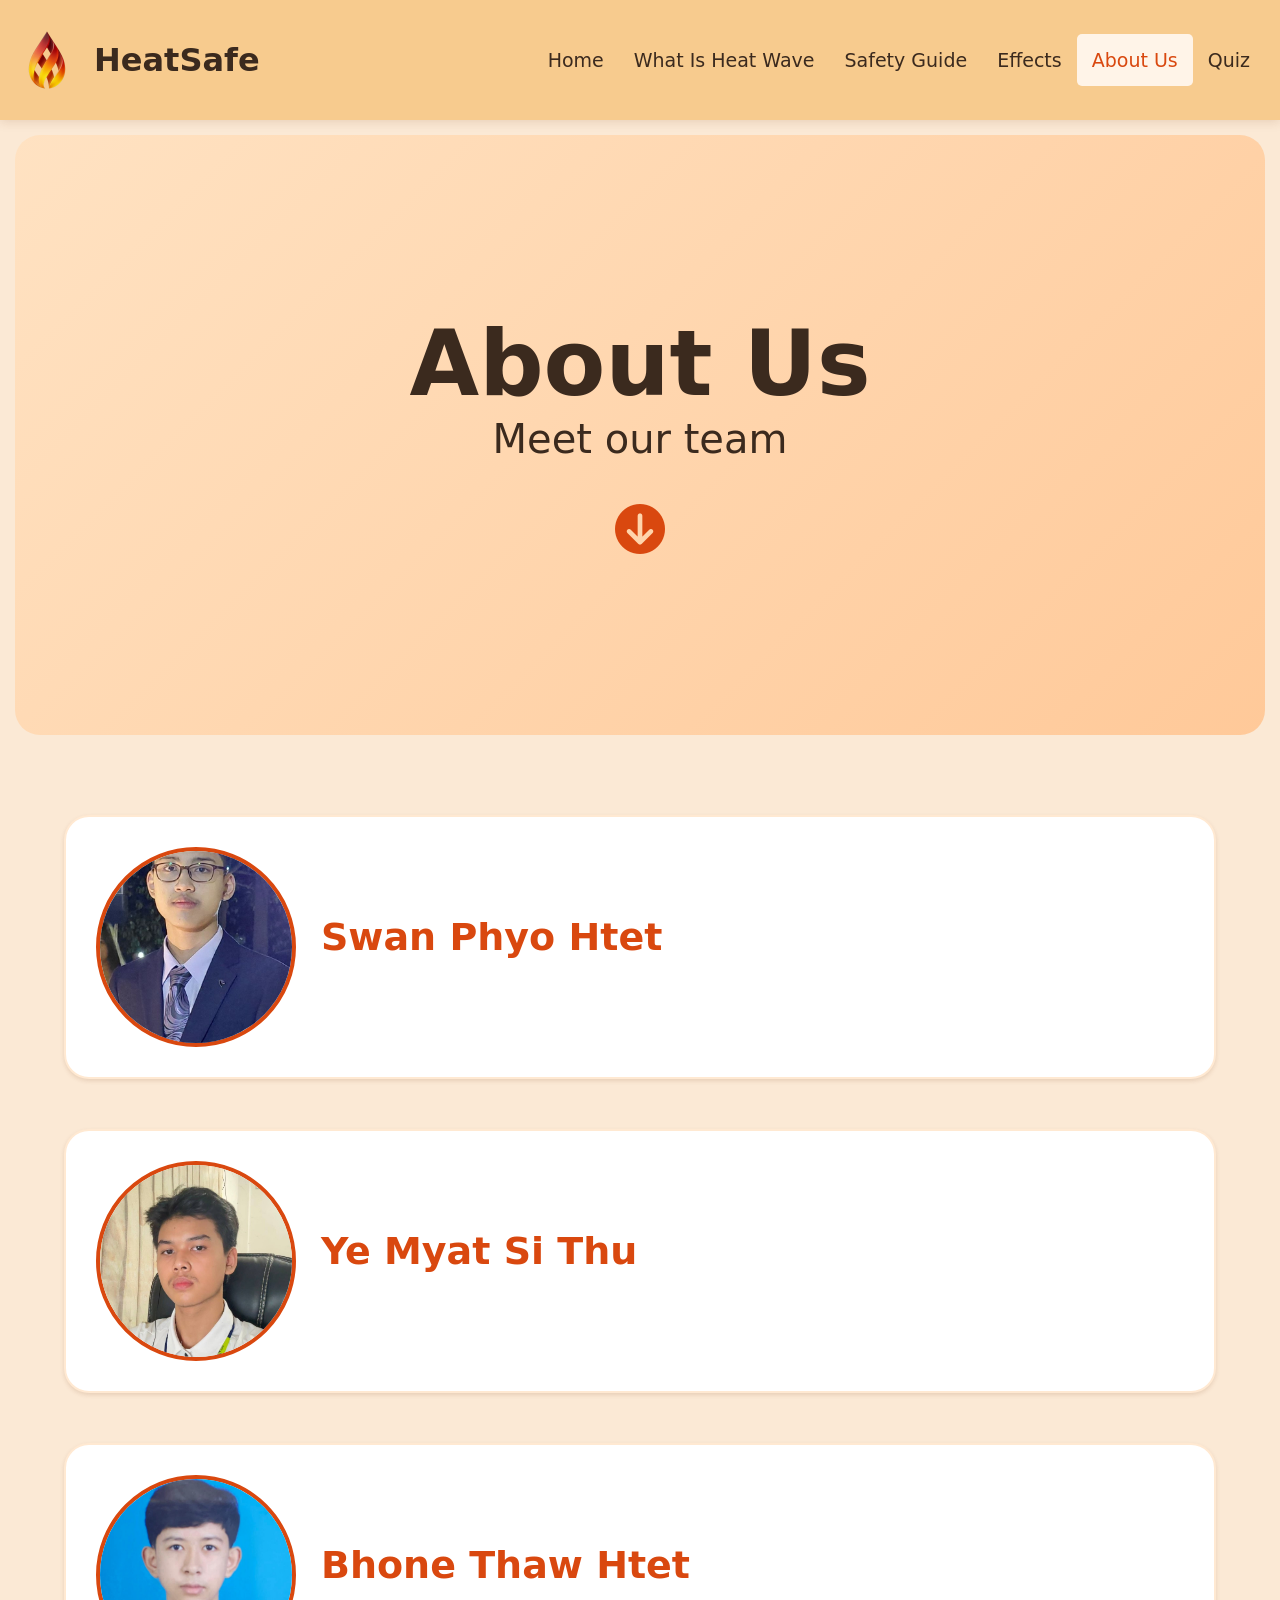
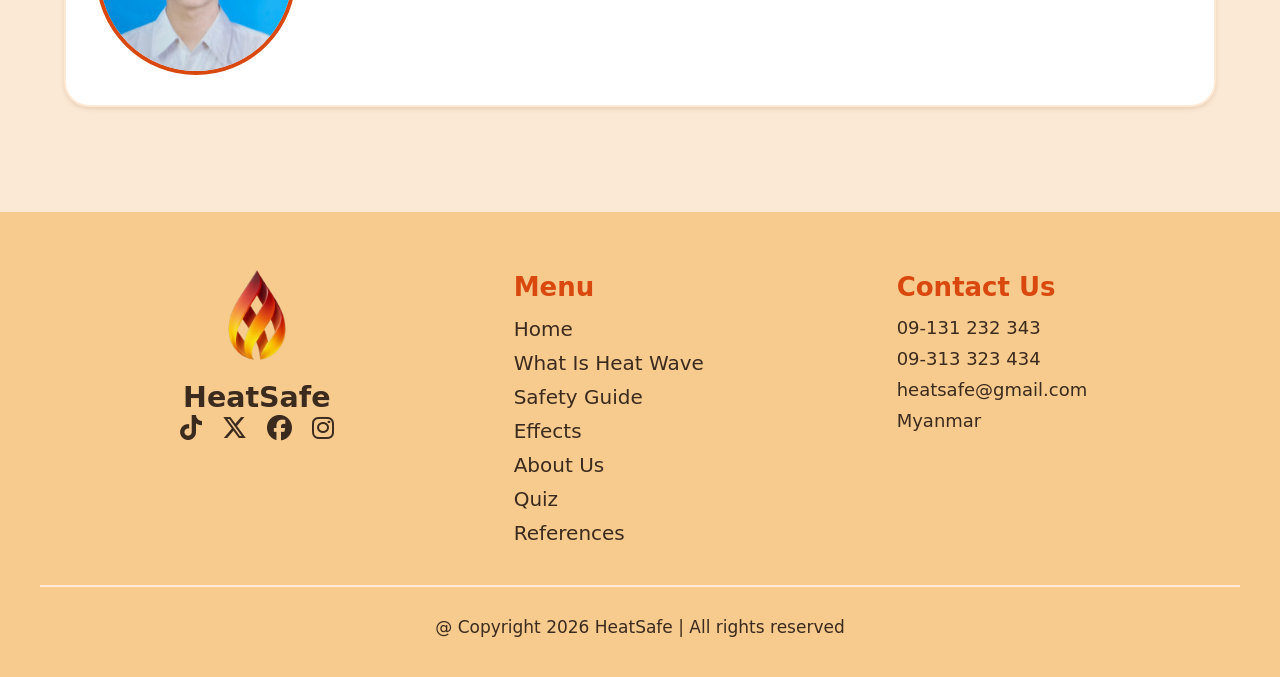
<file: aboutus.html>
<!DOCTYPE html>
<html lang="en">
<head>
<meta charset="UTF-8">
<meta name="viewport" content="width=device-width, initial-scale=1.0">
<title>HeatSafe | About Us</title>
<link rel="stylesheet" href="style.css">
<link rel="stylesheet" href="https://cdnjs.cloudflare.com/ajax/libs/font-awesome/6.5.0/css/all.min.css">
<link rel="icon" type="image/png" href="Images/favicon.png">
</head>
<body>
<!--Header start-->
<header class="header">
<a href="index.html" class="logo">
<img src="Images/logo.png" alt="HeatSafe logo">
<span class="logo-name">HeatSafe</span>
</a>
<button class="nav-toggle" type="button" aria-label="Open menu" aria-expanded="false" aria-controls="site-nav"><span></span><span></span><span></span></button>
<nav id="site-nav">
<ul class="menu">
<li><a href="index.html">Home</a></li>
<li><a href="whatisheatwave.html">What Is Heat Wave</a></li>
<li><a href="safetyguide.html">Safety Guide</a></li>
<li><a href="effects.html">Effects</a></li>
<li><a href="aboutus.html" class="active" aria-current="page">About Us</a></li>
<li><a href="quiz.html">Quiz</a></li>
</ul>
</nav>
</header>
<!--Header ends-->
<div class="abtus-hero">
<h1>About Us</h1>
<p>Meet our team</p>
<a class="arrow" href="#profile" aria-label="Scroll down to the team"><i class="fa-solid fa-circle-arrow-down"></i></a>
</div>
<div class="all-profiles">
<div class="profile" id="profile">
<img src="Images/member1.jpg" alt="Member One">
<div class="aboutus-text">
<h2>Swan Phyo Htet</h2>
</div>
</div>
<div class="profile">
<img src="Images/f4dbd333-a0dc-4a09-90eb-9499a7d8d4aa.jpg" alt="Member Two">
<div class="aboutus-text">
<h2>Ye Myat Si Thu</h2>
</div>
</div>
<div class="profile">
<img src="Images/photo_6320911423046883728_y.jpg" alt="Member Three">
<div class="aboutus-text">
<h2>Bhone Thaw Htet</h2>
</div>
</div>
</div>
<!--Footer-->
<footer class="footer">
<div class="links">
<div class="footer-logo">
<img src="Images/logo.png" alt="HeatSafe logo">
<h2>HeatSafe</h2>
<div class="social-icons">
<a href="https://www.tiktok.com/en/" target="_blank" rel="noopener noreferrer" aria-label="TikTok"><i class="fab fa-tiktok"></i></a>
<a href="https://x.com/" target="_blank" rel="noopener noreferrer" aria-label="X"><i class="fab fa-x-twitter"></i></a>
<a href="https://www.facebook.com/" target="_blank" rel="noopener noreferrer" aria-label="Facebook"><i class="fab fa-facebook"></i></a>
<a href="https://www.instagram.com/" target="_blank" rel="noopener noreferrer" aria-label="Instagram"><i class="fab fa-instagram"></i></a>
</div>
</div>
<div class="both">
<div class="quick-links">
<h3>Menu</h3>
<ul>
<li><a href="index.html">Home</a></li>
<li><a href="whatisheatwave.html">What Is Heat Wave</a></li>
<li><a href="safetyguide.html">Safety Guide</a></li>
<li><a href="effects.html">Effects</a></li>
<li><a href="aboutus.html">About Us</a></li>
<li><a href="quiz.html">Quiz</a></li>
<li><a href="references.html">References</a></li>
</ul>
</div>
</div>
<div class="contact-us">
<h3>Contact Us</h3>
<ul>
<li>09-131 232 343</li>
<li>09-313 323 434</li>
<li>heatsafe@gmail.com</li>
<li>Myanmar</li>
</ul>
</div>
</div>
<hr class="horizontal">
<p class="copyright">@ Copyright <span id="year">2026</span> HeatSafe | All rights reserved</p>
</footer>
<!--Footer end-->
<script src="script.js"></script>
</body>
</html>
</file>
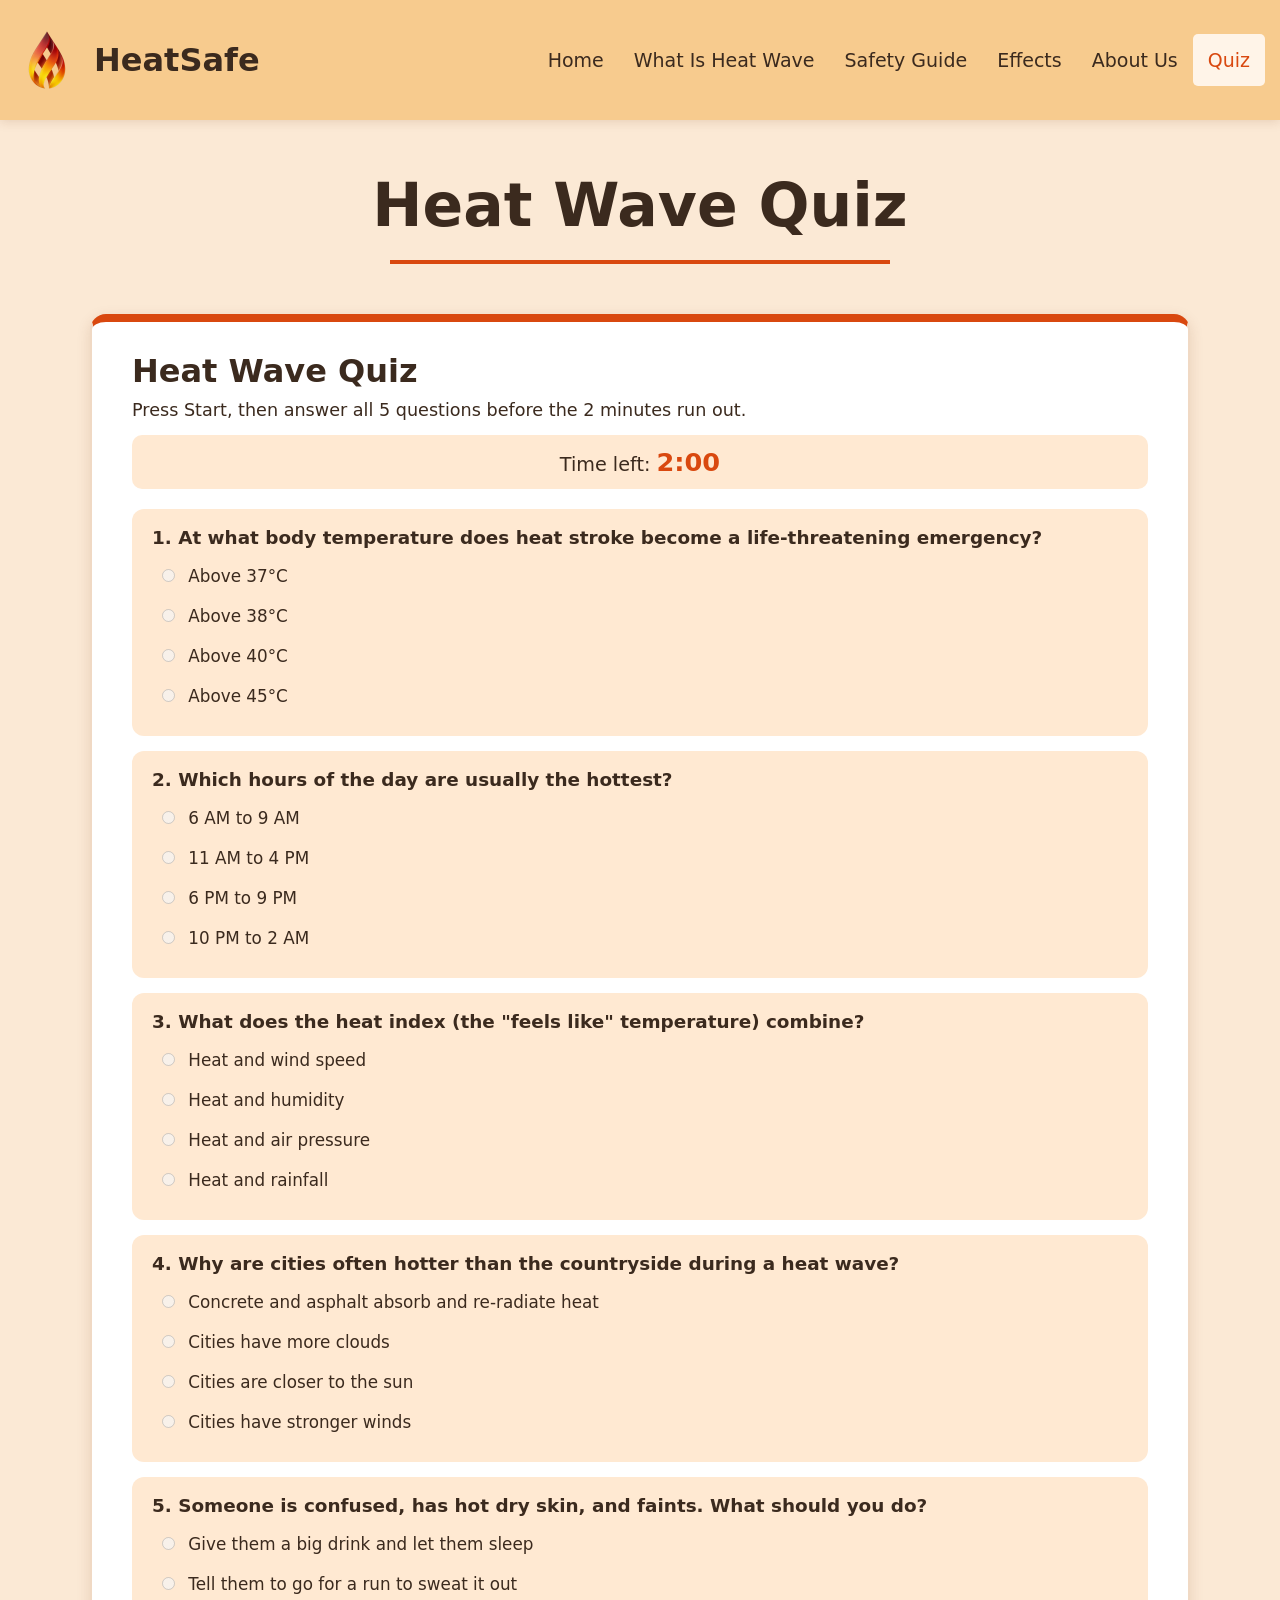
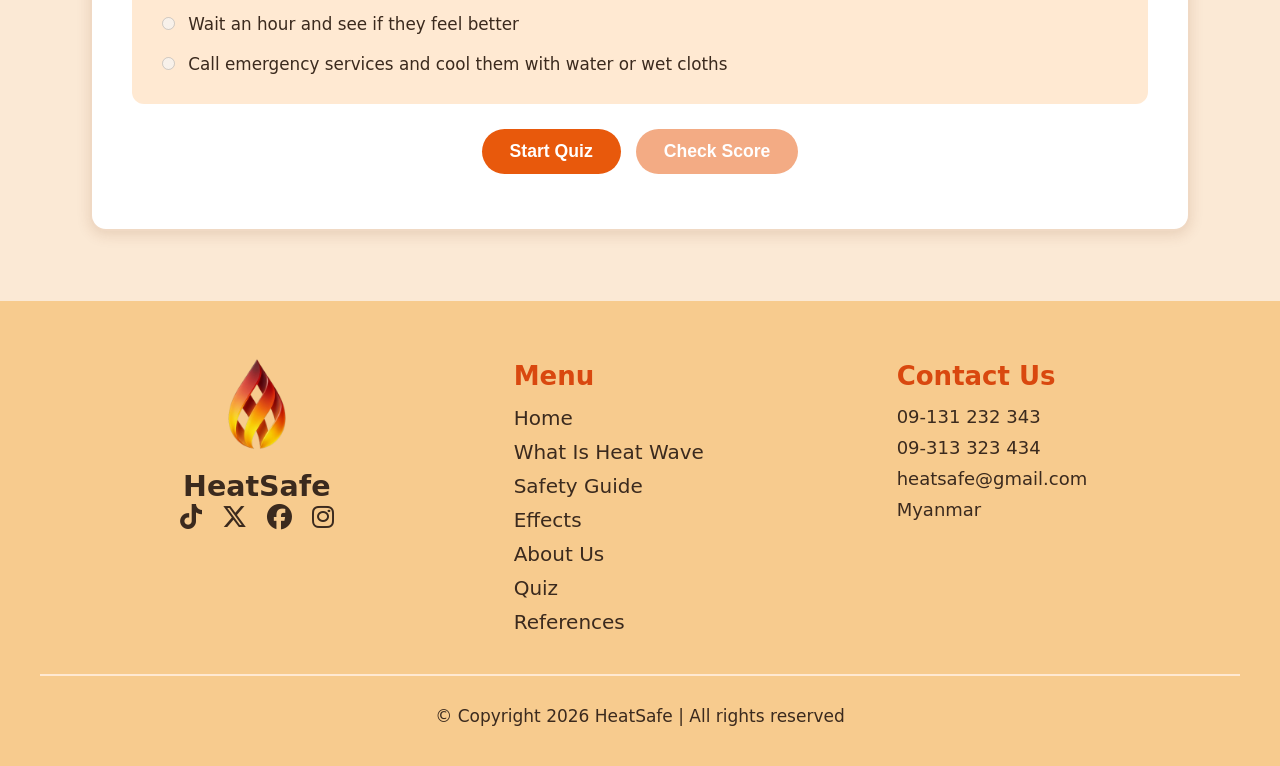
<file: quiz.html>
<!DOCTYPE html>
<html lang="en">
<head>
<meta charset="UTF-8">
<meta name="viewport" content="width=device-width, initial-scale=1.0">
<title>HeatSafe | Heat Wave Quiz</title>
<link rel="stylesheet" href="style.css">
<link rel="stylesheet" href="https://cdnjs.cloudflare.com/ajax/libs/font-awesome/6.5.0/css/all.min.css">
<link rel="icon" type="image/png" href="Images/favicon.png">
</head>
<body>
<header class="header">
<a href="index.html" class="logo">
<img src="Images/logo.png" alt="HeatSafe logo">
<span class="logo-name">HeatSafe</span>
</a>
<button class="nav-toggle" id="nav-toggle" aria-label="Toggle menu" aria-expanded="false"><span></span><span></span><span></span></button>
<nav id="main-nav">
<ul class="menu">
<li><a href="index.html">Home</a></li>
<li><a href="whatisheatwave.html">What Is Heat Wave</a></li>
<li><a href="safetyguide.html">Safety Guide</a></li>
<li><a href="effects.html">Effects</a></li>
<li><a href="aboutus.html">About Us</a></li>
<li><a href="quiz.html" class="active" aria-current="page">Quiz</a></li>
</ul>
</nav>
</header>

<div class="text-box">
<h1>Heat Wave Quiz</h1>
<hr class="pg-underline">
</div>

<section class="quiz" id="quiz">
<h2>Heat Wave Quiz</h2>
<p>Press Start, then answer all 5 questions before the 2 minutes run out.</p>
<div class="quiz-timer">Time left: <span id="quiz-time">2:00</span></div>
<div class="quiz-question" data-answer="2">
<p>1. At what body temperature does heat stroke become a life-threatening emergency?</p>
<label><input type="radio" name="q1" value="0"> Above 37&deg;C</label>
<label><input type="radio" name="q1" value="1"> Above 38&deg;C</label>
<label><input type="radio" name="q1" value="2"> Above 40&deg;C</label>
<label><input type="radio" name="q1" value="3"> Above 45&deg;C</label>
</div>
<div class="quiz-question" data-answer="1">
<p>2. Which hours of the day are usually the hottest?</p>
<label><input type="radio" name="q2" value="0"> 6 AM to 9 AM</label>
<label><input type="radio" name="q2" value="1"> 11 AM to 4 PM</label>
<label><input type="radio" name="q2" value="2"> 6 PM to 9 PM</label>
<label><input type="radio" name="q2" value="3"> 10 PM to 2 AM</label>
</div>
<div class="quiz-question" data-answer="1">
<p>3. What does the heat index (the "feels like" temperature) combine?</p>
<label><input type="radio" name="q3" value="0"> Heat and wind speed</label>
<label><input type="radio" name="q3" value="1"> Heat and humidity</label>
<label><input type="radio" name="q3" value="2"> Heat and air pressure</label>
<label><input type="radio" name="q3" value="3"> Heat and rainfall</label>
</div>
<div class="quiz-question" data-answer="0">
<p>4. Why are cities often hotter than the countryside during a heat wave?</p>
<label><input type="radio" name="q4" value="0"> Concrete and asphalt absorb and re-radiate heat</label>
<label><input type="radio" name="q4" value="1"> Cities have more clouds</label>
<label><input type="radio" name="q4" value="2"> Cities are closer to the sun</label>
<label><input type="radio" name="q4" value="3"> Cities have stronger winds</label>
</div>
<div class="quiz-question" data-answer="3">
<p>5. Someone is confused, has hot dry skin, and faints. What should you do?</p>
<label><input type="radio" name="q5" value="0"> Give them a big drink and let them sleep</label>
<label><input type="radio" name="q5" value="1"> Tell them to go for a run to sweat it out</label>
<label><input type="radio" name="q5" value="2"> Wait an hour and see if they feel better</label>
<label><input type="radio" name="q5" value="3"> Call emergency services and cool them with water or wet cloths</label>
</div>
<div class="quiz-buttons">
<button id="qz-start" type="button">Start Quiz</button>
<button id="qz-check" type="button" disabled>Check Score</button>
</div>
<h3 id="quiz-result" aria-live="polite"></h3>
</section>

<!--Footer-->
<footer class="footer">
<div class="links">
<div class="footer-logo">
<img src="Images/logo.png" alt="HeatSafe logo">
<h2>HeatSafe</h2>
<div class="social-icons">
<a href="https://www.tiktok.com/en/" target="_blank" rel="noopener noreferrer" aria-label="TikTok"><i class="fab fa-tiktok"></i></a>
<a href="https://x.com/" target="_blank" rel="noopener noreferrer" aria-label="X"><i class="fab fa-x-twitter"></i></a>
<a href="https://www.facebook.com/" target="_blank" rel="noopener noreferrer" aria-label="Facebook"><i class="fab fa-facebook"></i></a>
<a href="https://www.instagram.com/" target="_blank" rel="noopener noreferrer" aria-label="Instagram"><i class="fab fa-instagram"></i></a>
</div>
</div>
<div class="both">
<div class="quick-links">
<h3>Menu</h3>
<ul>
<li><a href="index.html">Home</a></li>
<li><a href="whatisheatwave.html">What Is Heat Wave</a></li>
<li><a href="safetyguide.html">Safety Guide</a></li>
<li><a href="effects.html">Effects</a></li>
<li><a href="aboutus.html">About Us</a></li>
<li><a href="quiz.html">Quiz</a></li>
<li><a href="references.html">References</a></li>
</ul>
</div>
</div>
<div class="contact-us">
<h3>Contact Us</h3>
<ul>
<li>09-131 232 343</li>
<li>09-313 323 434</li>
<li>heatsafe@gmail.com</li>
<li>Myanmar</li>
</ul>
</div>
</div>
<hr class="horizontal">
<p class="copyright">&copy; Copyright <span id="year">2026</span> HeatSafe | All rights reserved</p>
</footer>
<script>
(function () {
    var TOTAL = 120;
    var timeLeft = TOTAL;
    var timer = null;
    var running = false;

    var timeEl = document.getElementById("quiz-time");
    var startBtn = document.getElementById("qz-start");
    var checkBtn = document.getElementById("qz-check");
    var resultEl = document.getElementById("quiz-result");
    var questions = document.querySelectorAll(".quiz-question");

    function showTime() {
        var m = Math.floor(timeLeft / 60);
        var sec = timeLeft % 60;
        timeEl.textContent = m + ":" + (sec < 10 ? "0" : "") + sec;
        timeEl.classList.toggle("low", timeLeft <= 10);
    }
    function setInputsDisabled(state) {
        document.querySelectorAll(".quiz-question input").forEach(function (i) { i.disabled = state; });
    }
    function clearMarks() {
        questions.forEach(function (q) {
            q.querySelectorAll("label").forEach(function (l) { l.classList.remove("correct", "wrong"); });
            q.querySelectorAll("input").forEach(function (i) { i.checked = false; });
        });
    }

    function startQuiz() {
        clearInterval(timer);
        clearMarks();
        timeLeft = TOTAL;
        running = true;
        resultEl.textContent = "";
        setInputsDisabled(false);
        startBtn.disabled = true;
        checkBtn.disabled = false;
        showTime();
        timer = setInterval(function () {
            timeLeft--;
            showTime();
            if (timeLeft <= 0) { checkScore(true); }
        }, 1000);
    }

    function checkScore(timeUp) {
        if (!running) return;
        running = false;
        clearInterval(timer);
        var score = 0;
        questions.forEach(function (q) {
            var answer = q.getAttribute("data-answer");
            var chosen = q.querySelector("input:checked");
            q.querySelectorAll("label").forEach(function (label) {
                var input = label.querySelector("input");
                if (input.value === answer) {
                    label.classList.add("correct");
                } else if (chosen && input === chosen) {
                    label.classList.add("wrong");
                }
            });
            if (chosen && chosen.value === answer) score++;
        });
        setInputsDisabled(true);
        checkBtn.disabled = true;
        startBtn.disabled = false;
        startBtn.textContent = "Try Again";
        resultEl.textContent = (timeUp ? "Time is up! " : "") + "You scored " + score + " out of " + questions.length + ".";
    }

    setInputsDisabled(true);
    showTime();
    startBtn.addEventListener("click", startQuiz);
    checkBtn.addEventListener("click", function () { checkScore(false); });

    var toggle = document.getElementById("nav-toggle");
    var nav = document.getElementById("main-nav");
    if (toggle && nav) {
        toggle.addEventListener("click", function () {
            var open = nav.classList.toggle("open");
            toggle.classList.toggle("open", open);
            toggle.setAttribute("aria-expanded", open ? "true" : "false");
        });
    }
    var yearEl = document.getElementById("year");
    if (yearEl) yearEl.textContent = new Date().getFullYear();
})();
</script>
</body>
</html>
</file>
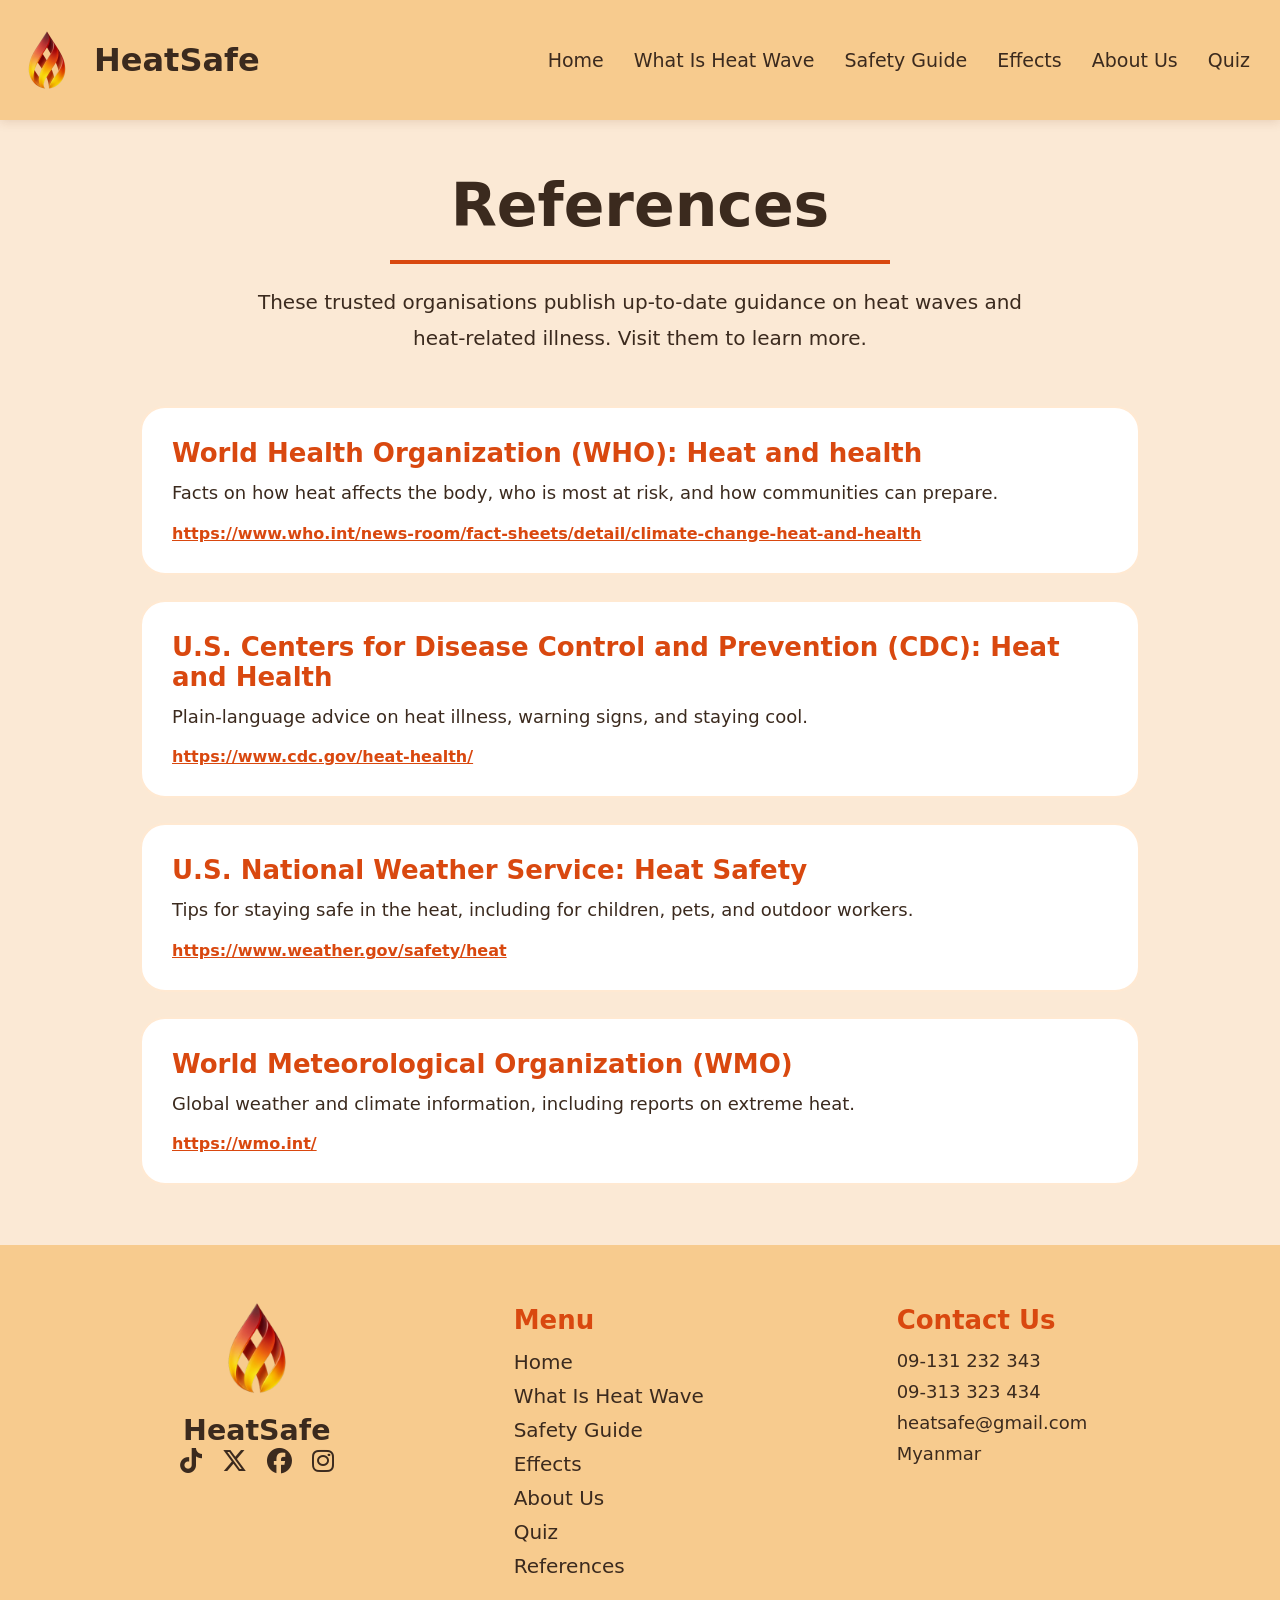
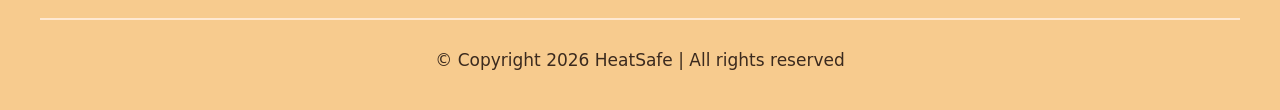
<file: references.html>
<!DOCTYPE html>
<html lang="en">
<head>
<meta charset="UTF-8">
<meta name="viewport" content="width=device-width, initial-scale=1.0">
<title>HeatSafe | References</title>
<link rel="stylesheet" href="style.css">
<link rel="stylesheet" href="https://cdnjs.cloudflare.com/ajax/libs/font-awesome/6.5.0/css/all.min.css">
<link rel="icon" type="image/png" href="Images/favicon.png">
</head>
<body>
<!--Header start-->
<header class="header">
<a href="index.html" class="logo">
<img src="Images/logo.png" alt="HeatSafe logo">
<span class="logo-name">HeatSafe</span>
</a>
<button class="nav-toggle" type="button" aria-label="Open menu" aria-expanded="false" aria-controls="site-nav"><span></span><span></span><span></span></button>
<nav id="site-nav">
<ul class="menu">
<li><a href="index.html">Home</a></li>
<li><a href="whatisheatwave.html">What Is Heat Wave</a></li>
<li><a href="safetyguide.html">Safety Guide</a></li>
<li><a href="effects.html">Effects</a></li>
<li><a href="aboutus.html">About Us</a></li>
<li><a href="quiz.html">Quiz</a></li>
</ul>
</nav>
</header>
<!--Header ends-->
<div class="text-box">
<h1>References</h1>
<hr class="pg-underline">
<p class="ref-intro">These trusted organisations publish up-to-date guidance on heat waves and heat-related illness. Visit them to learn more.</p>
</div>
<div class="ref-list">
<div class="ref-card">
<h2>World Health Organization (WHO): Heat and health</h2>
<p>Facts on how heat affects the body, who is most at risk, and how communities can prepare.</p>
<a href="https://www.who.int/news-room/fact-sheets/detail/climate-change-heat-and-health" target="_blank" rel="noopener noreferrer">https://www.who.int/news-room/fact-sheets/detail/climate-change-heat-and-health</a>
</div>
<div class="ref-card">
<h2>U.S. Centers for Disease Control and Prevention (CDC): Heat and Health</h2>
<p>Plain-language advice on heat illness, warning signs, and staying cool.</p>
<a href="https://www.cdc.gov/heat-health/" target="_blank" rel="noopener noreferrer">https://www.cdc.gov/heat-health/</a>
</div>
<div class="ref-card">
<h2>U.S. National Weather Service: Heat Safety</h2>
<p>Tips for staying safe in the heat, including for children, pets, and outdoor workers.</p>
<a href="https://www.weather.gov/safety/heat" target="_blank" rel="noopener noreferrer">https://www.weather.gov/safety/heat</a>
</div>
<div class="ref-card">
<h2>World Meteorological Organization (WMO)</h2>
<p>Global weather and climate information, including reports on extreme heat.</p>
<a href="https://wmo.int/" target="_blank" rel="noopener noreferrer">https://wmo.int/</a>
</div>
</div>
<footer class="footer">
<div class="links">
<div class="footer-logo">
<img src="Images/logo.png" alt="HeatSafe logo">
<h2>HeatSafe</h2>
<div class="social-icons">
<a href="https://www.tiktok.com/en/" target="_blank" rel="noopener noreferrer" aria-label="TikTok"><i class="fab fa-tiktok"></i></a>
<a href="https://x.com/" target="_blank" rel="noopener noreferrer" aria-label="X"><i class="fab fa-x-twitter"></i></a>
<a href="https://www.facebook.com/" target="_blank" rel="noopener noreferrer" aria-label="Facebook"><i class="fab fa-facebook"></i></a>
<a href="https://www.instagram.com/" target="_blank" rel="noopener noreferrer" aria-label="Instagram"><i class="fab fa-instagram"></i></a>
</div>
</div>
<div class="both">
<div class="quick-links">
<h3>Menu</h3>
<ul>
<li><a href="index.html">Home</a></li>
<li><a href="whatisheatwave.html">What Is Heat Wave</a></li>
<li><a href="safetyguide.html">Safety Guide</a></li>
<li><a href="effects.html">Effects</a></li>
<li><a href="aboutus.html">About Us</a></li>
<li><a href="quiz.html">Quiz</a></li>
<li><a href="references.html">References</a></li>
</ul>
</div>
</div>
<div class="contact-us">
<h3>Contact Us</h3>
<ul>
<li>09-131 232 343</li>
<li>09-313 323 434</li>
<li>heatsafe@gmail.com</li>
<li>Myanmar</li>
</ul>
</div>
</div>
<hr class="horizontal">
<p class="copyright">&copy; Copyright <span id="year">2026</span> HeatSafe | All rights reserved</p>
</footer>
<!--Footer end-->
<script src="script.js"></script>
</body>
</html>
</file>
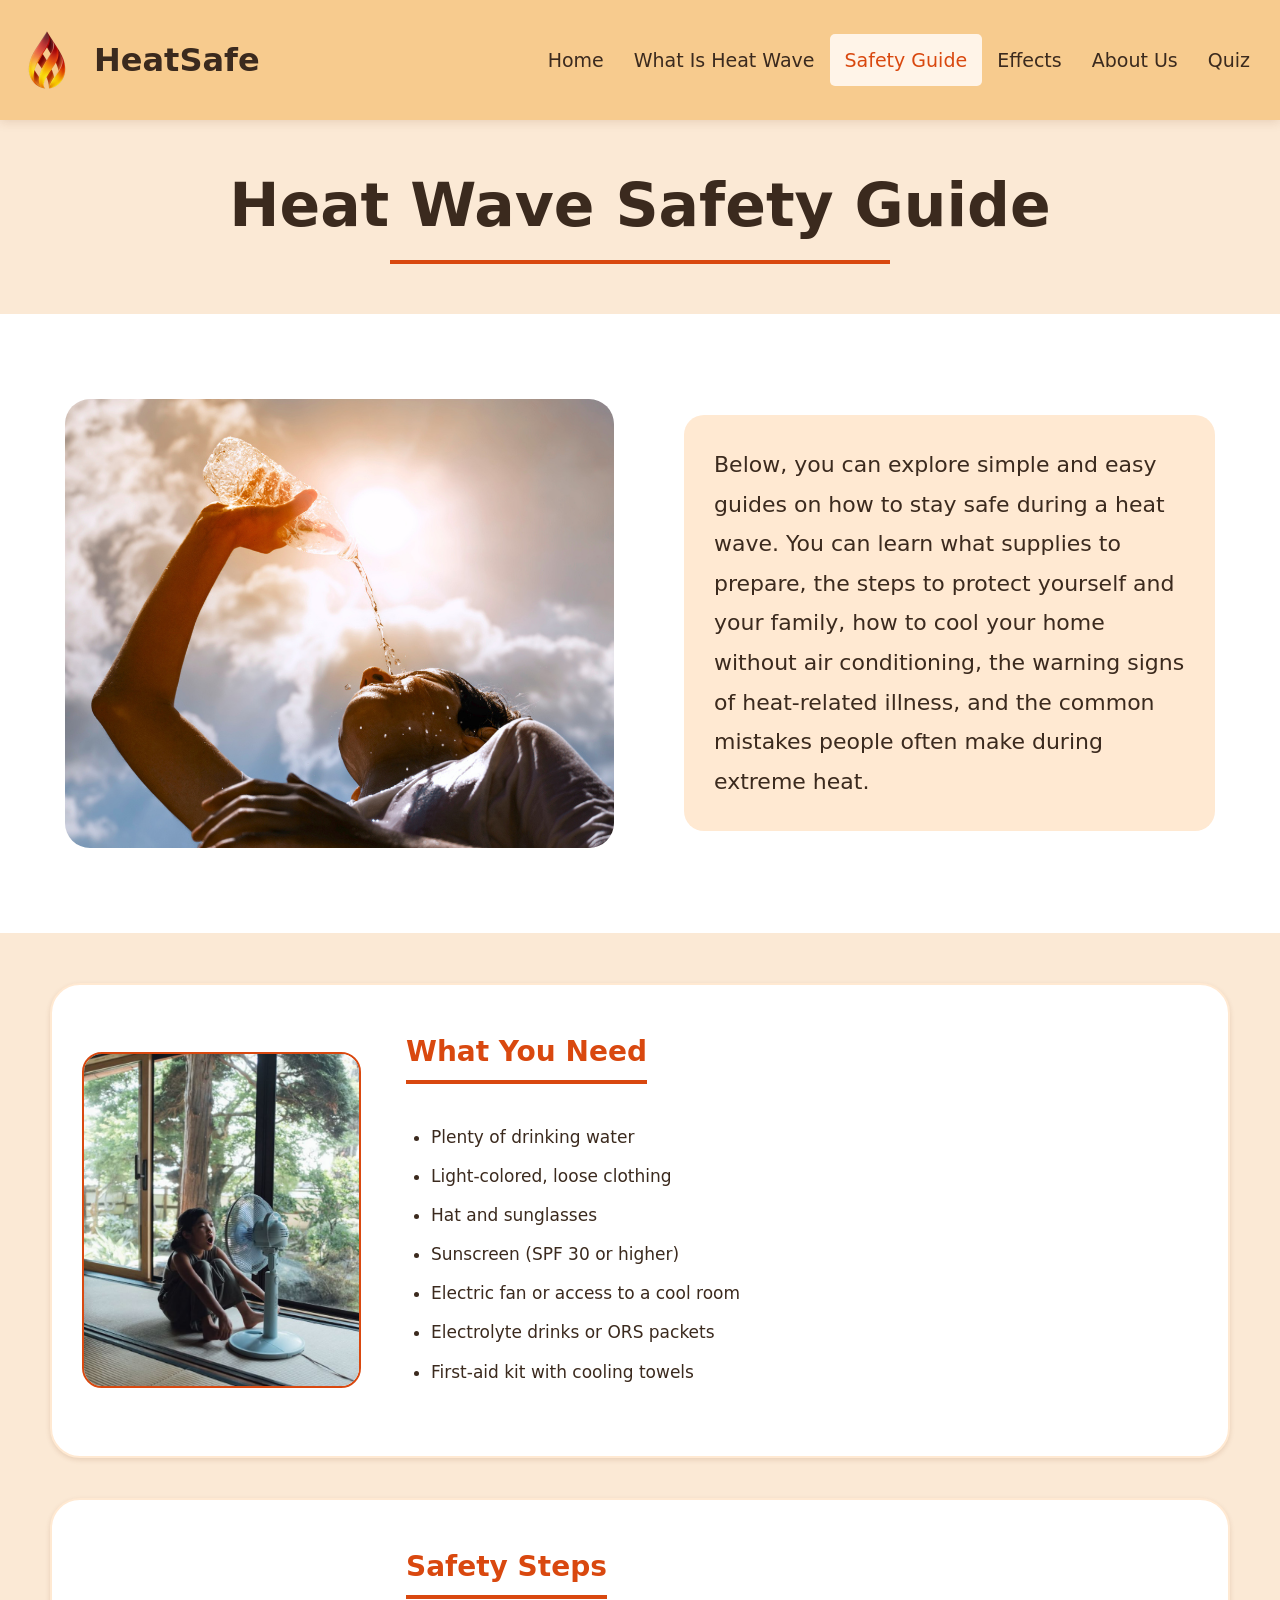
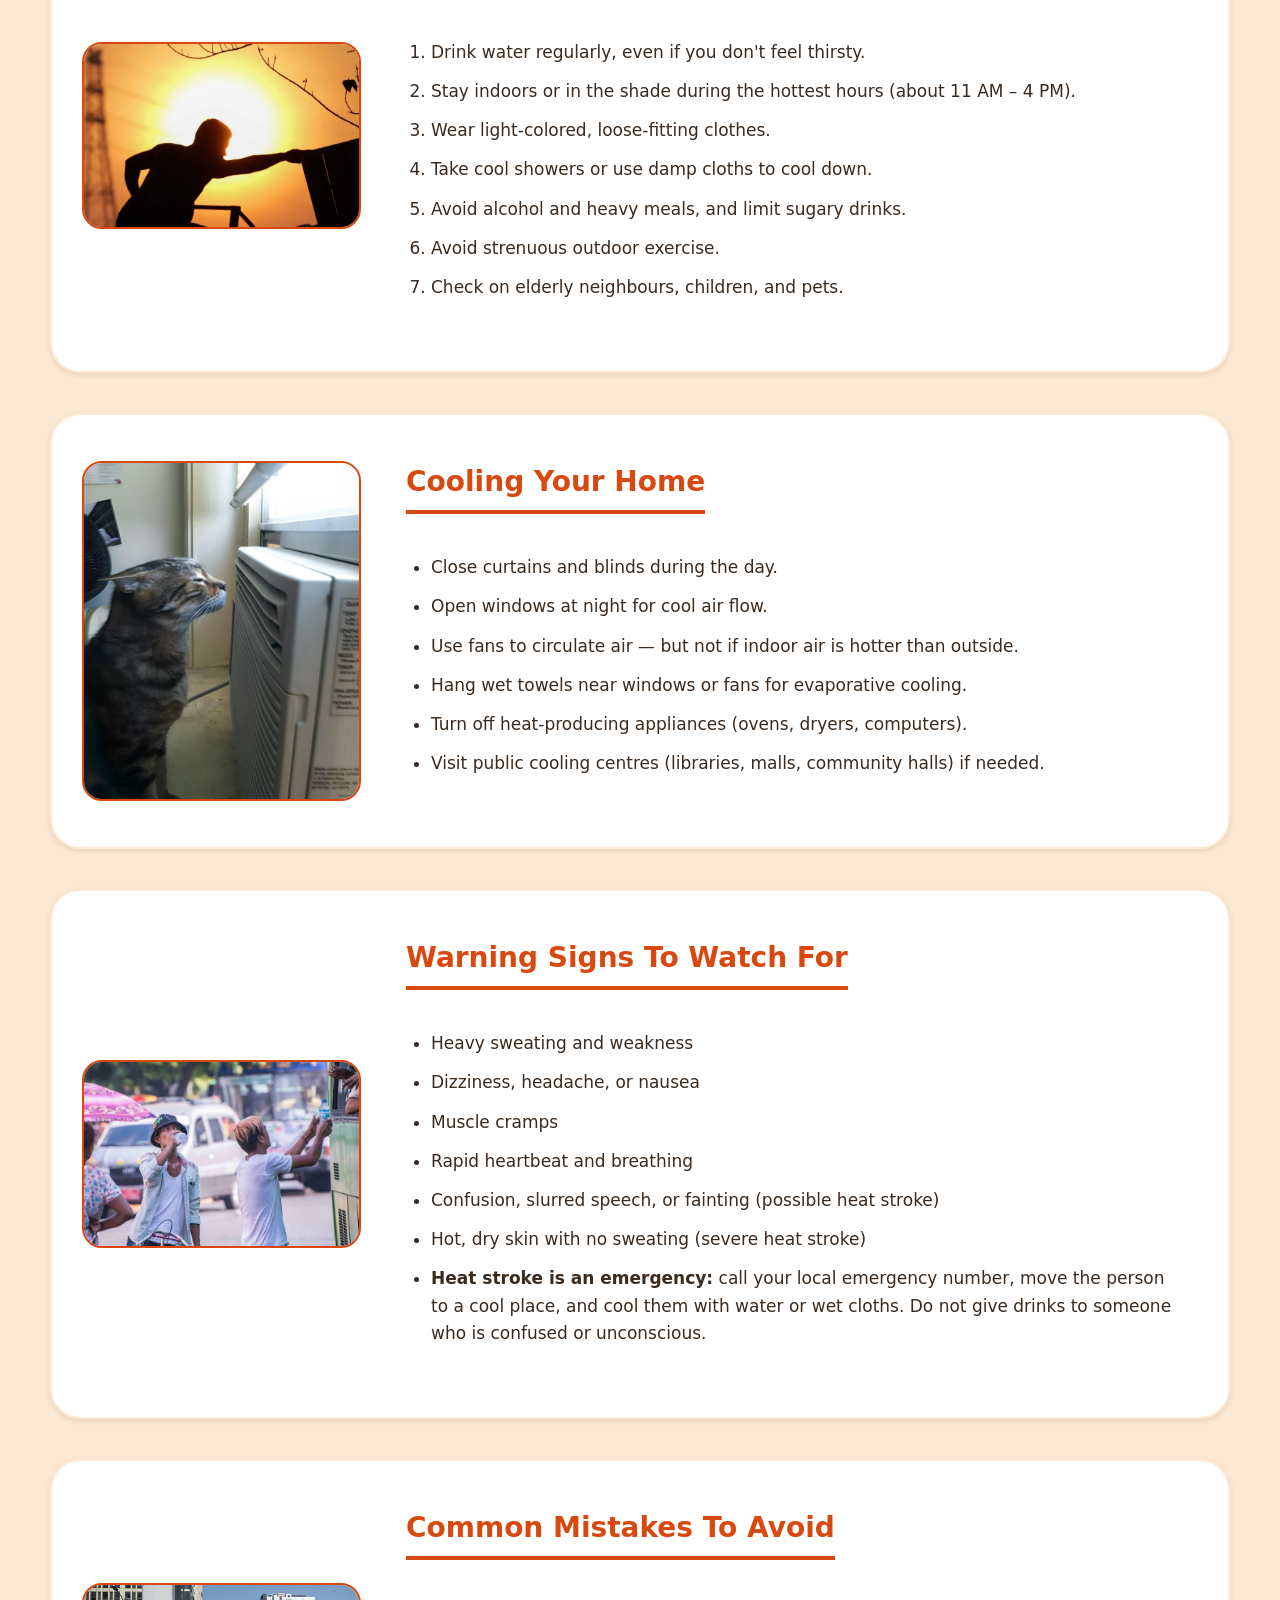
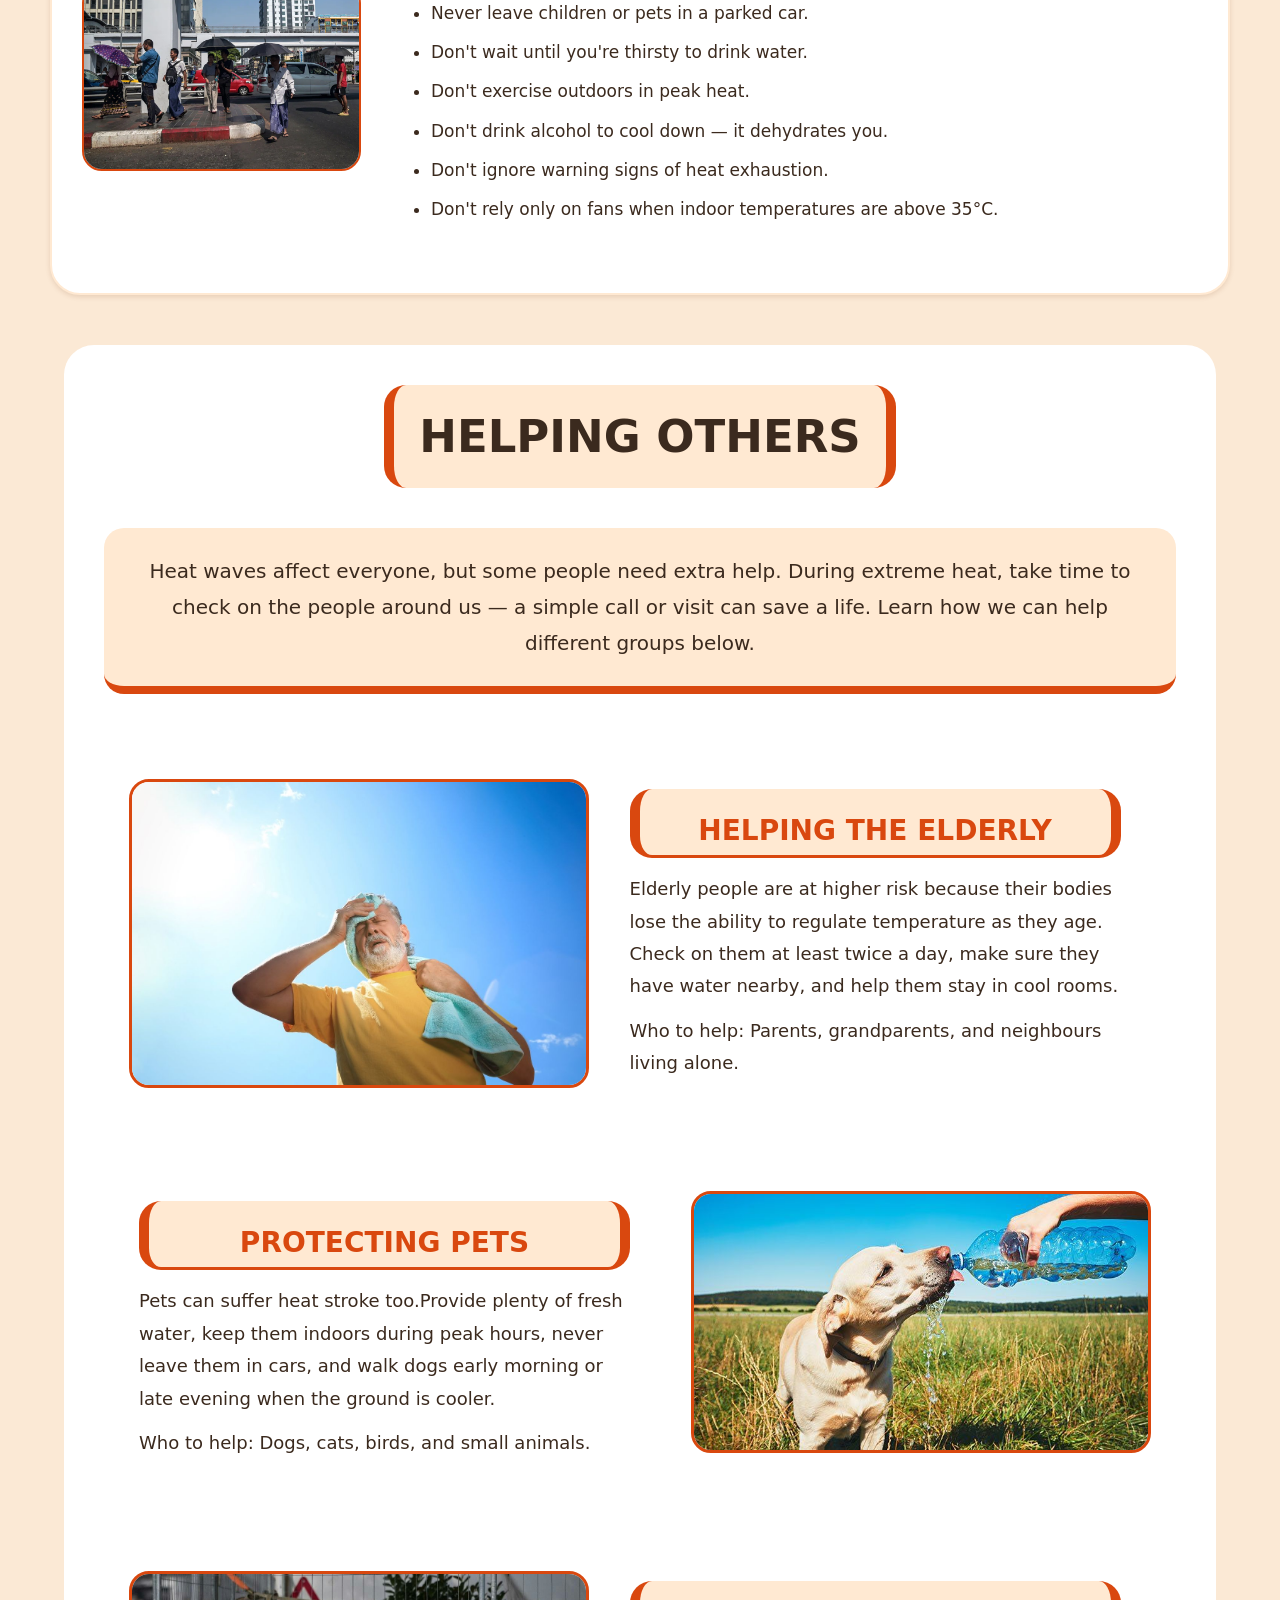
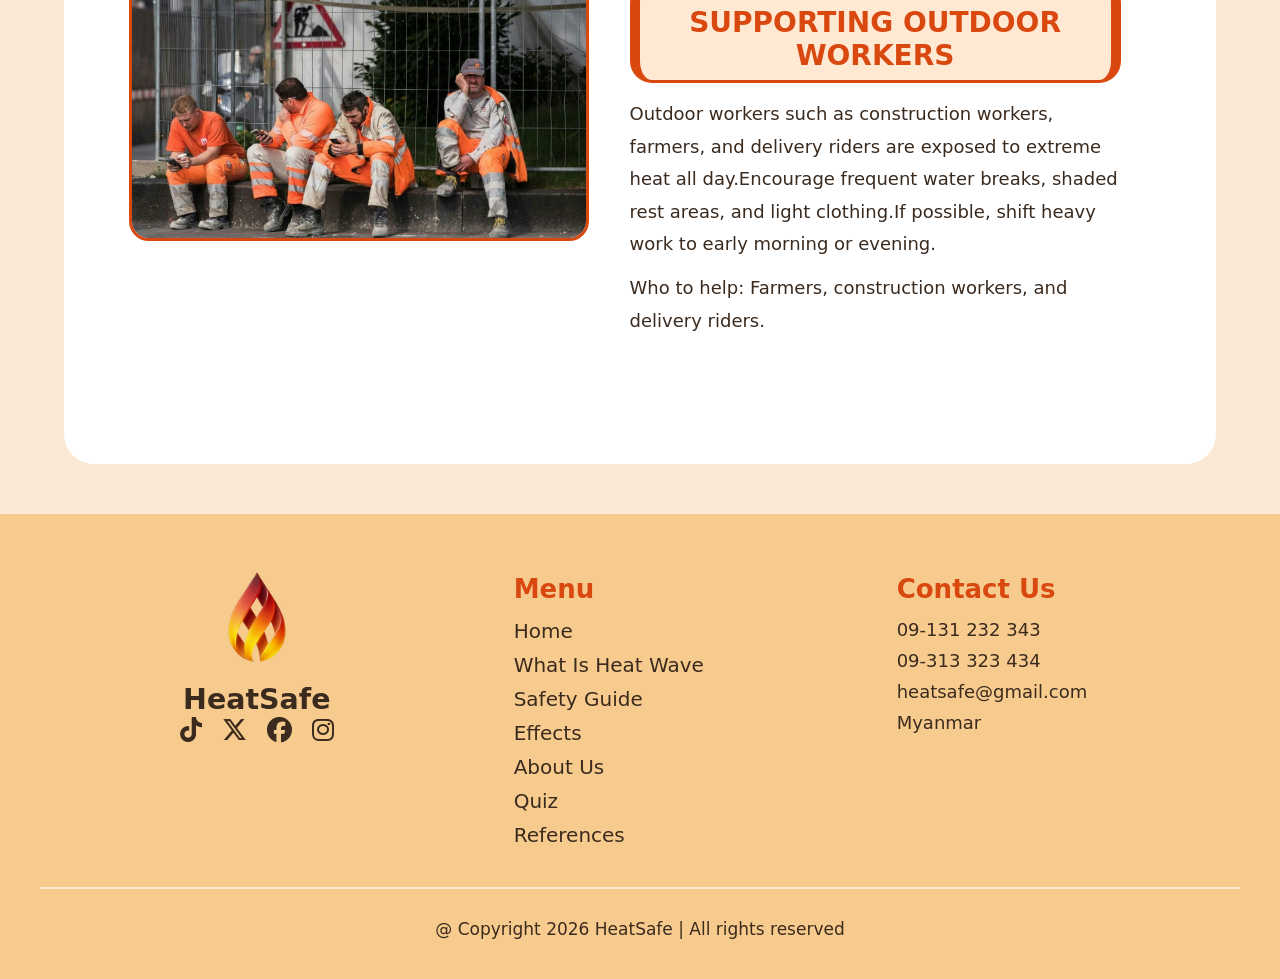
<file: safetyguide.html>
<!DOCTYPE html>
<html lang="en">
<head>
<meta charset="UTF-8">
<meta name="viewport" content="width=device-width, initial-scale=1.0">
<title>HeatSafe | Safety Guide</title>
<link rel="stylesheet" href="style.css">
<link rel="stylesheet" href="https://cdnjs.cloudflare.com/ajax/libs/font-awesome/6.5.0/css/all.min.css">
<link rel="icon" type="image/png" href="Images/favicon.png">
</head>
<body>
<!--Header start-->
<header class="header">
<a href="index.html" class="logo">
<img src="Images/favicon.png" alt="HeatSafe logo">
<span class="logo-name">HeatSafe</span>
</a>
<button class="nav-toggle" type="button" aria-label="Open menu" aria-expanded="false" aria-controls="site-nav"><span></span><span></span><span></span></button>
<nav id="site-nav">
<ul type="none" class="menu">
<li><a href="index.html">Home</a></li>
<li><a href="whatisheatwave.html">What Is Heat Wave</a></li>
<li><a href="safetyguide.html" class="active" aria-current="page">Safety Guide</a></li>
<li><a href="effects.html">Effects</a></li>
<li><a href="aboutus.html">About Us</a></li>
<li><a href="quiz.html">Quiz</a></li>
</ul>
</nav>
</header>
<!--Header ends-->
<div class="text-box">
<h1>Heat Wave Safety Guide</h1>
<hr class="pg-underline">
</div>
<div class="plantguide-bg">
<div class="plantguide-hero">
<img src="Images/SPH.png" alt="Staying safe during a heat wave">
<p>Below, you can explore simple and easy guides on how to stay safe during a heat wave. You can learn what supplies to prepare, the steps to protect yourself and your family, how to cool your home without air conditioning, the warning signs of heat-related illness, and the common mistakes people often make during extreme heat.</p>
</div>
</div>
<div class="horizontal-container">
<div class="guide-box">
<img src="Images/download (5).jpg">
<div class="guide-text">
<h2>What You Need</h2>
<ul>
<li>Plenty of drinking water</li>
<li>Light-colored, loose clothing</li>
<li>Hat and sunglasses</li>
<li>Sunscreen (SPF 30 or higher)</li>
<li>Electric fan or access to a cool room</li>
<li>Electrolyte drinks or ORS packets</li>
<li>First-aid kit with cooling towels</li>
</ul>
</div>
</div>
<div class="guide-box">
<img src="Images/Myanmar suffers record-breaking pre-monsoon heat _ Environment News _ Al Jazeera.png" alt="Safety steps during a heat wave">
<div class="guide-text">
<h2>Safety Steps</h2>
<ol>
<li>Drink water regularly, even if you don't feel thirsty.</li>
<li>Stay indoors or in the shade during the hottest hours (about 11 AM – 4 PM).</li>
<li>Wear light-colored, loose-fitting clothes.</li>
<li>Take cool showers or use damp cloths to cool down.</li>
<li>Avoid alcohol and heavy meals, and limit sugary drinks.</li>
<li>Avoid strenuous outdoor exercise.</li>
<li>Check on elderly neighbours, children, and pets.</li>
</ol>
</div>
</div>
<div class="guide-box">
<img src="Images/50 Cute Pets That Tried Paw And Tail To Escape___.jpg" alt="Cooling your home">
<div class="guide-text">
<h2>Cooling Your Home</h2>
<ul>
<li>Close curtains and blinds during the day.</li>
<li>Open windows at night for cool air flow.</li>
<li>Use fans to circulate air — but not if indoor air is hotter than outside.</li>
<li>Hang wet towels near windows or fans for evaporative cooling.</li>
<li>Turn off heat-producing appliances (ovens, dryers, computers).</li>
<li>Visit public cooling centres (libraries, malls, community halls) if needed.</li>
</ul>
</div>
</div>
<div class="guide-box">
<img src="Images/images.jpg" alt="Warning signs of heat illness">
<div class="guide-text">
<h2>Warning Signs To Watch For</h2>
<ul>
<li>Heavy sweating and weakness</li>
<li>Dizziness, headache, or nausea</li>
<li>Muscle cramps</li>
<li>Rapid heartbeat and breathing</li>
<li>Confusion, slurred speech, or fainting (possible heat stroke)</li>
<li>Hot, dry skin with no sweating (severe heat stroke)</li>
<li><strong>Heat stroke is an emergency:</strong> call your local emergency number, move the person to a cool place, and cool them with water or wet cloths. Do not give drinks to someone who is confused or unconscious.</li>
</ul>
</div>
</div>
<div class="guide-box">
<img src="Images/warning signs.png" alt="Common heat wave mistakes">
<div class="guide-text">
<h2>Common Mistakes To Avoid</h2>
<ul>
<li>Never leave children or pets in a parked car.</li>
<li>Don't wait until you're thirsty to drink water.</li>
<li>Don't exercise outdoors in peak heat.</li>
<li>Don't drink alcohol to cool down — it dehydrates you.</li>
<li>Don't ignore warning signs of heat exhaustion.</li>
<li>Don't rely only on fans when indoor temperatures are above 35°C.</li>
</ul>
</div>
</div>
</div>
<div class="rooftop-box">
<div class="rft-header">
<h2>HELPING OTHERS</h2>
</div>
<div class="rft-introtext">
<p>Heat waves affect everyone, but some people need extra help. During extreme heat, take time to check on the people around us — a simple call or visit can save a life. Learn how we can help different groups below.</p>
</div>
<div class="method method-left">
<img src="Images/elder people.png" alt="Helping elderly people in the heat">
<div class="method-text">
<h2>HELPING THE ELDERLY</h2>
<p>Elderly people are at higher risk because their bodies lose the ability to regulate temperature as they age. Check on them at least twice a day, make sure they have water nearby, and help them stay in cool rooms.</p>
<p>Who to help: Parents, grandparents, and neighbours living alone.</p>
</div>
</div>
<div class="method method-right">
<img src="Images/dog.png" alt="Protecting pets in the heat">
<div class="method-text">
<h2>PROTECTING PETS</h2>
<p>Pets can suffer heat stroke too.Provide plenty of fresh water, keep them indoors during peak hours, never leave them in cars, and walk dogs early morning or late evening when the ground is cooler.</p>
<p>Who to help: Dogs, cats, birds, and small animals.</p>
</div>
</div>
<div class="method method-left">
<img src="Images/Workers.png" alt="workers">
<div class="method-text">
<h2>SUPPORTING OUTDOOR WORKERS</h2>
<p>Outdoor workers such as construction workers, farmers, and delivery riders are exposed to extreme heat all day.Encourage frequent water breaks, shaded rest areas, and light clothing.If possible, shift heavy work to early morning or evening.</p>
<p>Who to help: Farmers, construction workers, and delivery riders.</p>
</div>
</div>
</div>
<!--Footer-->
<footer class="footer">
<div class="links">
<div class="footer-logo">
<img src="Images/favicon.png" alt="HeatSafe logo">
<h2>HeatSafe</h2>
<div class="social-icons">
<a href="https://www.tiktok.com/en/" target="_blank" rel="noopener noreferrer" aria-label="TikTok"><i class="fab fa-tiktok"></i></a>
<a href="https://x.com/" target="_blank" rel="noopener noreferrer" aria-label="X"><i class="fab fa-x-twitter"></i></a>
<a href="https://www.facebook.com/" target="_blank" rel="noopener noreferrer" aria-label="Facebook"><i class="fab fa-facebook"></i></a>
<a href="https://www.instagram.com/" target="_blank" rel="noopener noreferrer" aria-label="Instagram"><i class="fab fa-instagram"></i></a>
</div>
</div>
<div class="both">
<div class="quick-links">
<h3>Menu</h3>
<ul>
<li><a href="index.html">Home</a></li>
<li><a href="whatisheatwave.html">What Is Heat Wave</a></li>
<li><a href="safetyguide.html">Safety Guide</a></li>
<li><a href="effects.html">Effects</a></li>
<li><a href="aboutus.html">About Us</a></li>
<li><a href="quiz.html">Quiz</a></li>
<li><a href="references.html">References</a></li>
</ul>
</div>
</div>
<div class="contact-us">
<h3>Contact Us</h3>
<ul>
<li>09-131 232 343</li>
<li>09-313 323 434</li>
<li>heatsafe@gmail.com</li>
<li>Myanmar</li>
</ul>
</div>
</div>
<hr class="horizontal">
<p class="copyright">@ Copyright <span id="year">2026</span> HeatSafe | All rights reserved</p>
</footer>
<!--Footer end-->
<script src="script.js"></script>
</body>
</html>
</file>
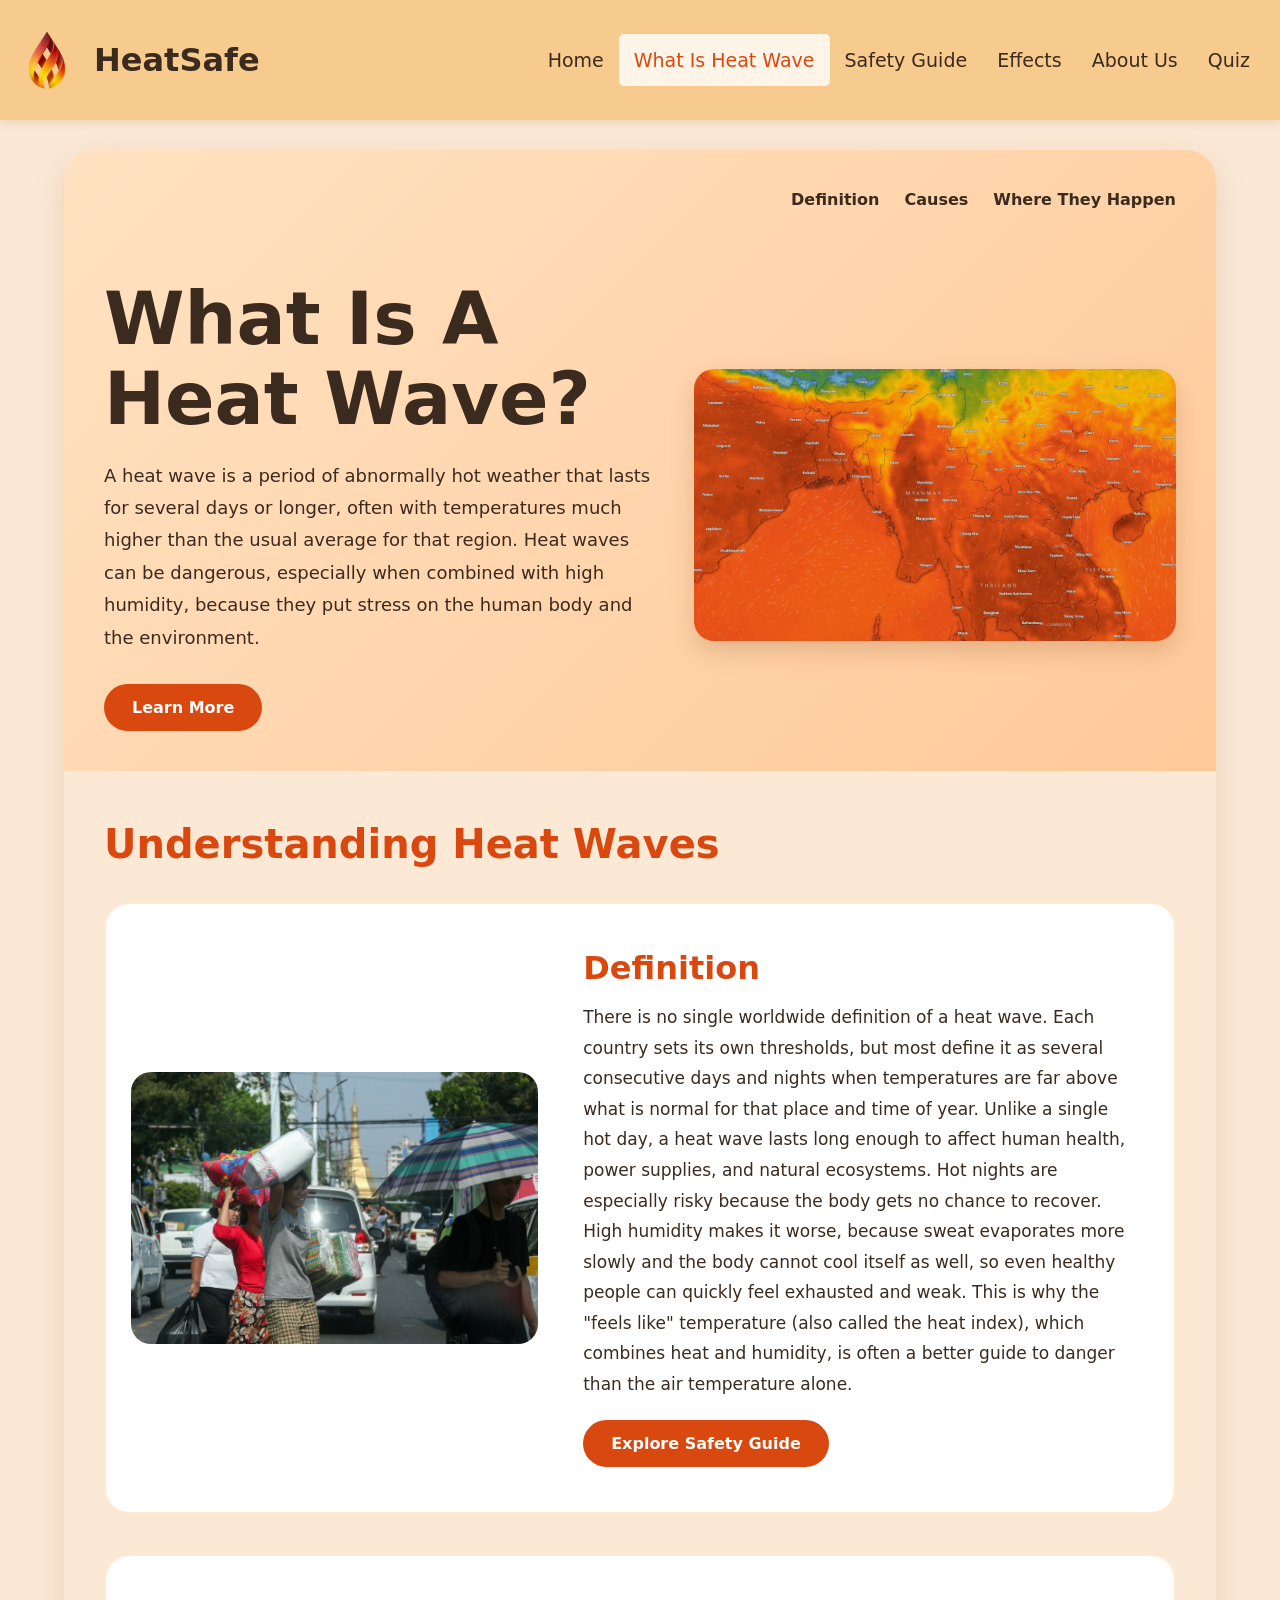
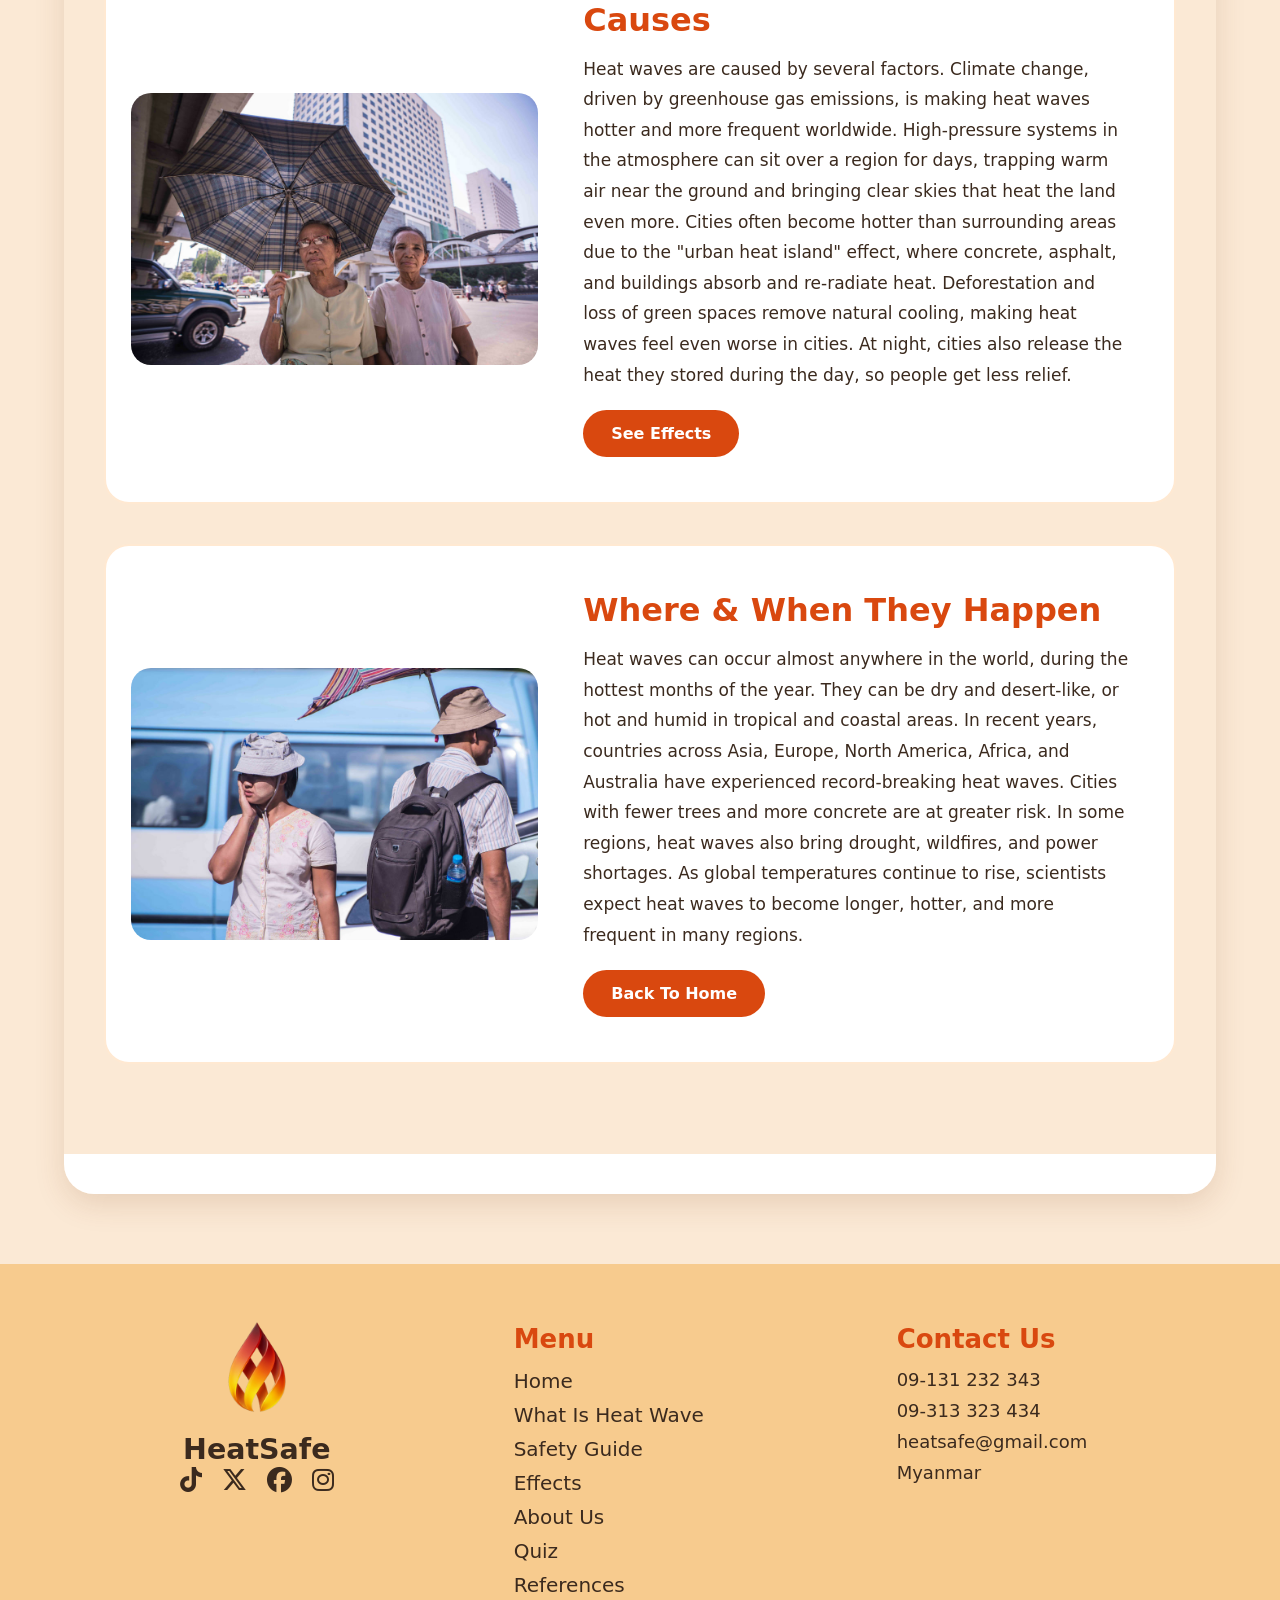
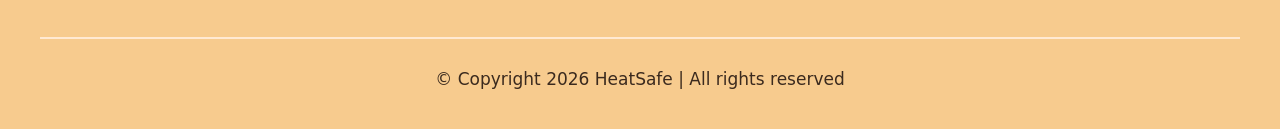
<file: whatisheatwave.html>
<!DOCTYPE html>
<html lang="en">
<head>
<meta charset="UTF-8">
<meta name="viewport" content="width=device-width, initial-scale=1.0">
<title>HeatSafe | What Is Heat Wave</title>
<link rel="stylesheet" href="style.css">
<link rel="stylesheet" href="https://cdnjs.cloudflare.com/ajax/libs/font-awesome/6.5.0/css/all.min.css">
<link rel="icon" type="image/png" href="Images/favicon.png">
</head>
<body>
<header class="header">
<a href="index.html" class="logo">
<img src="Images/logo.png" alt="HeatSafe logo">
<span class="logo-name">HeatSafe</span>
<button class="nav-toggle" aria-label="Toggle menu"><span></span><span></span><span></span></button>
</a>
<nav>
<ul class="menu">
<li><a href="index.html">Home</a></li>
<li><a href="whatisheatwave.html" class="active" aria-current="page">What Is Heat Wave</a></li>
<li><a href="safetyguide.html">Safety Guide</a></li>
<li><a href="effects.html">Effects</a></li>
<li><a href="aboutus.html">About Us</a></li>
<li><a href="quiz.html">Quiz</a></li>
</ul>
</nav>
</header>
<!--Header ends-->
<div class="main-box-parent">
<div class="main-box">
<section class="heatwave-hero">
<nav class="heatwave-nav">
<ul>
<li><a href="#definition">Definition</a></li>
<li><a href="#causes">Causes</a></li>
<li><a href="#regions">Where They Happen</a></li>
</ul>
</nav>
<div class="heatwave-hero-wrapper">
<div class="heatwave-herocontent">
<h1>What Is A Heat Wave?</h1>
<p>A heat wave is a period of abnormally hot weather that lasts for several days or longer, often with temperatures much higher than the usual average for that region. Heat waves can be dangerous, especially when combined with high humidity, because they put stress on the human body and the environment.</p>
<a href="#benefits" class="heatwave-btn">Learn More</a>
</div>
<img src="Images/what is.png" alt="Heat wave" class="heatwave-hero-img">
</div>
</section>
<section class="heatwave-benefits" id="benefits">
<h2 class="heatwave-title">Understanding Heat Waves</h2>
<div class="heatwave-card" id="definition">
<img src="Images/Asia Album_ Scorching heatwave hits Myanmar-Xinhua.png" alt="What a heat wave is">
<div class="heatwave-cardtext">
<h3>Definition</h3>
<p>There is no single worldwide definition of a heat wave. Each country sets its own thresholds, but most define it as several consecutive days and nights when temperatures are far above what is normal for that place and time of year. Unlike a single hot day, a heat wave lasts long enough to affect human health, power supplies, and natural ecosystems. Hot nights are especially risky because the body gets no chance to recover. High humidity makes it worse, because sweat evaporates more slowly and the body cannot cool itself as well, so even healthy people can quickly feel exhausted and weak. This is why the "feels like" temperature (also called the heat index), which combines heat and humidity, is often a better guide to danger than the air temperature alone.</p>
<a href="safetyguide.html" class="heatwave-btn">Explore Safety Guide</a>
</div>
</div>
<div class="heatwave-card" id="causes">
<img src="Images/In photos_ Sweaty misery in downtown Yangon as Myanmar heatwave continues _ Coconuts.png" alt="Causes of heat waves">
<div class="heatwave-cardtext">
<h3>Causes</h3>
<p>Heat waves are caused by several factors. Climate change, driven by greenhouse gas emissions, is making heat waves hotter and more frequent worldwide. High-pressure systems in the atmosphere can sit over a region for days, trapping warm air near the ground and bringing clear skies that heat the land even more. Cities often become hotter than surrounding areas due to the "urban heat island" effect, where concrete, asphalt, and buildings absorb and re-radiate heat. Deforestation and loss of green spaces remove natural cooling, making heat waves feel even worse in cities. At night, cities also release the heat they stored during the day, so people get less relief.</p>
<a href="effects.html" class="heatwave-btn">See Effects</a>
</div>
</div>
<div class="heatwave-card" id="regions">
<img src="Images/where.png" alt="Where heat waves happen">
<div class="heatwave-cardtext">
<h3>Where &amp; When They Happen</h3>
<p>Heat waves can occur almost anywhere in the world, during the hottest months of the year. They can be dry and desert-like, or hot and humid in tropical and coastal areas. In recent years, countries across Asia, Europe, North America, Africa, and Australia have experienced record-breaking heat waves. Cities with fewer trees and more concrete are at greater risk. In some regions, heat waves also bring drought, wildfires, and power shortages. As global temperatures continue to rise, scientists expect heat waves to become longer, hotter, and more frequent in many regions.</p>
<a href="index.html" class="heatwave-btn">Back To Home</a>
</div>
</div>
</section>
<div class="heatwave-bottom"></div>
</div>
</div>
<!--Footer-->
<footer class="footer">
<div class="links">
<div class="footer-logo">
<img src="Images/logo.png" alt="HeatSafe logo">
<h2>HeatSafe</h2>
<div class="social-icons">
<a href="https://www.tiktok.com/en/" target="_blank" rel="noopener noreferrer" aria-label="TikTok"><i class="fab fa-tiktok"></i></a>
<a href="https://x.com/" target="_blank" rel="noopener noreferrer" aria-label="X"><i class="fab fa-x-twitter"></i></a>
<a href="https://www.facebook.com/" target="_blank" rel="noopener noreferrer" aria-label="Facebook"><i class="fab fa-facebook"></i></a>
<a href="https://www.instagram.com/" target="_blank" rel="noopener noreferrer" aria-label="Instagram"><i class="fab fa-instagram"></i></a>
</div>
</div>
<div class="both">
<div class="quick-links">
<h3>Menu</h3>
<ul>
<li><a href="index.html">Home</a></li>
<li><a href="whatisheatwave.html">What Is Heat Wave</a></li>
<li><a href="safetyguide.html">Safety Guide</a></li>
<li><a href="effects.html">Effects</a></li>
<li><a href="aboutus.html">About Us</a></li>
<li><a href="quiz.html">Quiz</a></li>
<li><a href="references.html">References</a></li>

</ul>
</div>
</div>
<div class="contact-us">
<h3>Contact Us</h3>
<ul>
<li>09-131 232 343</li>
<li>09-313 323 434</li>
<li>heatsafe@gmail.com</li>
<li>Myanmar</li>
</ul>
</div>
</div>
<hr class="horizontal">
<p class="copyright">&copy; Copyright <span id="year">2026</span> HeatSafe | All rights reserved</p>
</footer>
<script src="script.js"></script>
</body>
</html>
</file>
<file: style.css>
:root{
    --bg: #FBE9D5;
    --header: #F7CB8E;
    --nav-active: #FFF4E8;
    --surface: #FFFFFF;
    --surface-2: #FFE9D2;
    --accent: #D9480F;
    --accent-dark: #E8590C;
    --text: #3B2A1E;
    --shadow: rgba(120, 60, 20, 0.15);
    --cool: #1c7ed6;
    --sun: #f08c00;
    --heat: #d9480f;
    --danger: #c92a2a;
    --ink: #1f2933;
    --line: #f0d9c4;
}
*{
    margin: 0;
    padding: 0;
    box-sizing: border-box;
}
html{
    scroll-behavior: smooth;
    scroll-padding-top: 140px;
}
body{
    background-color: var(--bg);
    color: var(--text);
    font-family: "Segoe UI", system-ui, -apple-system, Roboto, Helvetica, Arial, sans-serif;
}
img{
    max-width: 100%;
}
a:focus-visible, summary:focus-visible{
    outline: 3px solid var(--accent);
    outline-offset: 3px;
}
/*Header starts*/
.header{
    background-color: var(--header);
    display: flex;
    align-items: center;
    justify-content: space-between;
    color: var(--text);
    min-height: 120px;
    flex-wrap: wrap;
    position: sticky;
    top: 0;
    z-index: 1000;
    box-shadow: 0 2px 10px var(--shadow);
}
.logo{
    display: flex;
    align-items: center;
    gap: 15px;
    margin: 15px;
    text-decoration: none;
    color: var(--text);
}
.logo img{
    width: 64px;
    height: 80px;
    object-fit: contain;
}
.logo-name{
    font-size: 32px;
    font-weight: bold;
}
.menu{
    display: flex;
    flex-wrap: wrap;
    list-style: none;
    font-size: 19px;
    margin-right: 15px;
}
.menu li a{
    text-decoration: none;
    padding: 15px;
    color: var(--text);
    transition: 0.3s;
}
.menu li a:hover{
    background-color: var(--nav-active);
    color: var(--accent);
    border-radius: 5px;
}
.menu li a.active{
    background-color: var(--nav-active);
    color: var(--accent);
    border-radius: 5px;
}
/*Header ends*/
/*Home start*/
.home-contents{
    background-color: var(--bg);
}
.home-contents h1,
.home-contents h2,
.home-contents h3{
    font-family: "Bricolage Grotesque", "Segoe UI", system-ui, sans-serif;
}

/* Colour bar under headings (blue to orange to red) */
.heading-underline,
.objective-box hr,
.faq hr{
    width: 120px;
    height: 6px;
    border: none;
    border-radius: 999px;
    background: linear-gradient(90deg, var(--cool), var(--sun) 55%, var(--danger));
}

/* Buttons */
.get-started{
    margin-top: 25px;
}
.get-started a,
.learn-btn{
    display: inline-block;
    padding: 14px 32px;
    border: none;
    border-radius: 999px;
    background-color: var(--heat);
    color: #fff;
    font-size: 18px;
    font-weight: bold;
    text-decoration: none;
    box-shadow: 0 6px 18px rgba(217, 72, 15, 0.28);
    transition: 0.2s;
}
.get-started a:hover,
.learn-btn:hover{
    background-color: var(--danger);
    transform: translateY(-2px);
}

/* Hero: text on the left, picture on the right */
.home-hero-text{
    display: flex;
    flex-direction: column;
    align-items: flex-start;
    text-align: left;
}
.home-box{
    display: grid;
    grid-template-columns: 1fr 1fr;
    gap: 48px;
    align-items: center;
    max-width: 1300px;
    margin: 0 auto;
    padding: 60px 40px;
}
.home-hero-heading{
    font-size: clamp(2.6rem, 5vw, 4.4rem);
    line-height: 1.1;
    margin-bottom: 20px;
}
.home-hero-paragraph{
    font-size: 1.25rem;
    line-height: 1.6;
}
.hero-img{
    width: 100%;
    height: 520px;
    object-fit: cover;
    border-radius: 20px;
    box-shadow: 0 16px 40px var(--shadow);
}

/* How hot is too hot */
.levels-sec{
    max-width: 1100px;
    margin: 0 auto 70px;
    padding: 0 40px;
}
.levels-sec h2{
    font-size: clamp(2rem, 3.4vw, 3rem);
    margin-bottom: 12px;
}
.levels-sec > p{
    max-width: 760px;
    font-size: 1.15rem;
    line-height: 1.7;
}
.levels{
    list-style: none;
    display: grid;
    grid-template-columns: repeat(auto-fit, minmax(220px, 1fr));
    gap: 16px;
    margin: 28px 0 14px;
}
.levels li{
    background-color: var(--surface);
    box-shadow: 0 2px 8px var(--shadow);
    border-radius: 16px;
    border-left: 6px solid var(--c);
    padding: 20px 22px;
}
.levels h3{
    font-size: 1.4rem;
    margin-bottom: 4px;
}
.levels .range{
    color: var(--accent);
    font-weight: bold;
    margin-bottom: 8px;
}
.levels li p:last-child{
    line-height: 1.55;
}
.levels-note{
    font-size: 0.95rem;
    opacity: 0.8;
}

/* Each heat level has its own colour (--c) */
.lv0{ --c: #2f9e44; }
.lv1{ --c: #f6c90e; }
.lv2{ --c: #f08c00; }
.lv3{ --c: #e8590c; }
.lv4{ --c: #c92a2a; }
.lv-empty{ --c: #888888; }

.emergency-note{
    width: calc(100% - 80px);
    max-width: 1100px;
    margin: 0 auto 70px;
    padding: 24px 28px;
    background-color: var(--surface);
    border: 2px solid var(--line);
    border-left: 8px solid var(--danger);
    border-radius: 15px;
    box-shadow: 0 4px 14px var(--shadow);
}
.emergency-note h2{
    font-size: 1.8rem;
    margin-bottom: 8px;
}
.emergency-note p{
    font-size: 1.1rem;
    line-height: 1.7;
}

/* Introduction: text on the left, picture on the right */
.introduction{
    display: grid;
    grid-template-columns: 1.1fr 0.9fr;
    gap: 56px;
    align-items: center;
    max-width: 1300px;
    margin: 0 auto;
    padding: 70px 40px;
}
.intro-text h2{
    font-size: clamp(2rem, 3.4vw, 3rem);
    text-align: left;
    margin-bottom: 14px;
}
.intro-text hr{
    margin: 0 0 26px;
}
.intro-text p::first-letter{
    font-size: 45px;
    color: var(--accent);
}
.intro-text p{
    font-size: 1.2rem;
    line-height: 1.75;
    margin-bottom: 24px;
}
.intro-tags{
    display: flex;
    flex-wrap: wrap;
    gap: 10px;
    list-style: none;
}
.intro-tags li{
    padding: 8px 16px;
    border: 1px solid rgba(120, 60, 20, 0.3);
    border-left: 4px solid var(--heat);
    border-radius: 999px;
    font-size: 0.95rem;
    font-weight: bold;
}
.first-image{
    width: 100%;
    height: 480px;
    object-fit: cover;
    border-radius: 20px;
    box-shadow: 14px 14px 0 var(--heat);
}

/* Objective */
.objective{
    display: flex;
    justify-content: space-around;
}
.objective-box{
    background-color: var(--surface);
    display: flex;
    align-items: center;
    border-radius: 16px;
    width: 90%;
    max-width: 1400px;
    padding: 40px;
    margin: 30px auto;
    box-shadow: 0 4px 12px var(--shadow);
}
.objective-box hr{
    margin: 15px 0;
}
.obj-text{
    margin: 35px;
    color: var(--text);
}
.obj-text h2{
    font-size: 45px;
}
.obj-text p{
    font-size: 21px;
    margin-top: 25px;
    line-height: 1.8;
}
.objective-box img{
    width: 40%;
    max-height: 450px;
    object-fit: cover;
    border-radius: 16px;
}

/* Why Heat Waves Matter (three white cards) */
.envro-box{
    background-color: var(--surface);
    margin: 30px;
    border-radius: 16px;
    box-shadow: 0 4px 12px var(--shadow);
    padding: 50px 30px;
}
.envro-box h2{
    text-align: center;
    color: var(--text);
    font-size: clamp(2.2rem, 4vw, 3.2rem);
}
.heading-underline{
    margin: 15px auto 35px;
}
.envro-contents{
    display: grid;
    grid-template-columns: repeat(auto-fit, minmax(280px, 1fr));
    gap: 36px;
    max-width: 1500px;
    margin: 20px auto;
}
.envro-img{
    background-color: #fff;
    border: 1px solid var(--line);
    border-top: 6px solid var(--sun);
    border-radius: 16px;
    overflow: hidden;
    box-shadow: 0 4px 14px rgba(31, 41, 51, 0.06);
}
.envro-img:nth-child(1){ border-top-color: var(--danger); }
.envro-img:nth-child(2){ border-top-color: var(--sun); }
.envro-img:nth-child(3){ border-top-color: var(--heat); }
.envro-img img{
    width: 100%;
    height: 360px;
    object-fit: cover;
    border-radius: 0;
}
.envro-text{
    text-align: left;
    padding: 32px 34px 40px;
}
.envro-text h3{
    margin: 0 0 14px;
    padding: 0;
    background: none;
    color: var(--ink);
    font-size: 2.1rem;
}
.envro-text p{
    margin: 0;
    color: #3e4c59;
    font-size: 1.4rem;
    line-height: 1.65;
    text-align: left;
}
.learn-btn{
    font-size: 1.3rem;
    padding: 18px 40px;
}
.learn-more{
    text-align: center;
    margin-top: 25px;
}

/* Community */
.community{
    display: flex;
    justify-content: space-around;
}
.com-box{
    background-color: var(--surface);
    border-radius: 16px;
    display: flex;
    align-items: center;
    margin: 30px;
    width: 90%;
    max-width: 1400px;
    box-shadow: 0 4px 12px var(--shadow);
    padding: 30px;
}
.com-box img{
    width: 35%;
    max-height: 400px;
    object-fit: cover;
    border-radius: 16px;
}
.com-text{
    color: var(--text);
    margin: 20px;
    padding: 20px;
}
.com-text h2{
    font-size: 25px;
    margin-bottom: 15px;
    color: var(--accent);
}
.com-text p{
    font-size: 20px;
    line-height: 1.8;
}

/* FAQ */
.faq{
    padding: 40px;
}
.faq h2{
    font-size: 2.4rem;
    margin-bottom: 14px;
}
.faq hr{
    margin-bottom: 28px;
}
.faq-item{
    background-color: #fff;
    color: var(--ink);
    border: 1px solid var(--line);
    border-left: 5px solid var(--cool);
    border-radius: 12px;
    margin-bottom: 12px;
}
.faq-item[open]{
    border-left-color: var(--danger);
}
.faq-q{
    display: flex;
    align-items: center;
    justify-content: space-between;
    gap: 16px;
    padding: 16px 20px;
    font-size: 1.05rem;
    font-weight: bold;
    line-height: 1.4;
    list-style: none;
    cursor: pointer;
}
.faq-q::-webkit-details-marker{
    display: none;
}
.faq-q::after{
    content: "";
    width: 9px;
    height: 9px;
    margin-top: -4px;
    border-right: 3px solid var(--danger);
    border-bottom: 3px solid var(--danger);
    transform: rotate(45deg);
    transition: 0.2s;
}
.faq-item[open] .faq-q::after{
    margin-top: 4px;
    transform: rotate(225deg);
}
.faq-a{
    padding: 0 20px 18px;
    line-height: 1.65;
}

/* Encouragement */
.en-box{
    display: flex;
    justify-content: center;
    margin-bottom: 60px;
}
.encouragement{
    text-align: center;
    color: var(--text);
}
.encouragement h2{
    color: var(--accent);
    font-size: 45px;
    margin-bottom: 15px;
}
.encouragement img{
    width: 500px;
    max-width: 100%;
    max-height: 400px;
    object-fit: cover;
    border-radius: 20px;
    margin-top: 20px;
}

/* Line between sections */
.line{
    margin: 40px auto;
    background-color: var(--accent);
    height: 2px;
    border: none;
    width: 90%;
}
/*Home ends*/

/*What is heat wave starts*/
.main-box{
    width: 90%;
    max-width: 1600px;
    border-radius: 30px;
    overflow: hidden;
    background: var(--bg);
    box-shadow: 0 10px 30px var(--shadow);
    margin: 30px auto;
}
.main-box-parent{
    display: flex;
    justify-content: center;
}
.heatwave-hero{
    background: linear-gradient(135deg, #FFE2C2, #FFC999);
    min-height: 500px;
    padding: 40px;
    color: var(--text);
    position: relative;
}
.heatwave-hero-wrapper{
    display: flex;
    align-items: center;
    justify-content: space-between;
    gap: 40px;
}
.heatwave-hero-img{
    width: 45%;
    max-width: 500px;
    border-radius: 20px;
    box-shadow: 0 10px 25px rgba(120, 60, 20, 0.2);
    object-fit: cover;
}
.heatwave-nav{
    display: flex;
    justify-content: flex-end;
    margin-bottom: 70px;
}
.heatwave-nav ul{
    display: flex;
    flex-wrap: wrap;
    gap: 25px;
    list-style: none;
}
.heatwave-nav ul li a{
    text-decoration: none;
    color: var(--text);
    font-weight: bold;
    transition: 0.3s;
}
.heatwave-nav ul li a:hover{
    color: var(--accent);
}
.heatwave-herocontent{
    max-width: 600px;
}
.heatwave-herocontent h1{
    font-size: 73px;
    margin-bottom: 20px;
    line-height: 1.1;
}
.heatwave-herocontent p{
    font-size: 18px;
    margin-bottom: 30px;
    line-height: 1.8;
}
.heatwave-btn{
    display: inline-block;
    padding: 14px 28px;
    border-radius: 40px;
    background: var(--accent);
    color: #fff;
    text-decoration: none;
    font-weight: bold;
    transition: 0.3s;
}
.heatwave-btn:hover{
    background: var(--accent-dark);
    color: #fff;
}
.heatwave-benefits{
    padding: 50px 40px;
    color: var(--text);
}
.heatwave-title{
    font-size: 40px;
    margin-bottom: 35px;
    color: var(--accent);
}
.heatwave-card{
    display: flex;
    align-items: center;
    gap: 25px;
    background: var(--surface);
    border: 2px solid var(--surface-2);
    border-radius: 25px;
    overflow: hidden;
    margin-bottom: 40px;
    transition: 0.3s;
    padding: 25px;
}
.heatwave-card:hover{
    transform: translateY(-8px);
    box-shadow: 0 2px 5px var(--shadow);
    border-color: var(--accent);
    background: var(--surface-2);
   
}
.heatwave-card img{
    width: 40%;
    border-radius: 20px;
    object-fit: cover;
}
.heatwave-cardtext{
    padding: 20px;
    flex: 1;
}
.heatwave-cardtext h3{
    font-size: 32px;
    margin-bottom: 15px;
    color: var(--accent);
}
.heatwave-cardtext p{
    font-size: 17px;
    line-height: 1.8;
    margin-bottom: 20px;
    color: var(--text);
}
.heatwave-bottom{
    background: var(--surface);
    color: var(--text);
    text-align: center;
    padding: 20px;
    font-size: 15px;
}
/*What is heat wave ends*/
/*Safety guide starts*/
.text-box{
    max-width: 1200px;
    margin: 50px auto;
    padding: 0 20px;
}
.text-box h1{
    color: var(--text);
    text-align: center;
    font-size: 60px;
}
.pg-underline{
    background-color: var(--accent);
    width: 500px;
    max-width: 80%;
    margin: 20px auto;
    height: 4px;
    border: none;
}
.horizontal-container{
    margin: 50px;
}
.plantguide-bg{
    background-color: var(--surface);
    padding: 20px 0;
}
.plantguide-hero{
    display: flex;
    justify-content: center;
    align-items: center;
    padding: 30px;
}
.plantguide-hero img{
    width: 600px;
    max-width: 45%;
    margin: 35px;
    border-radius: 25px;
}
.plantguide-hero p{
    font-size: 22px;
    width: 620px;
    max-width: 55%;
    margin: 35px;
    background-color: var(--surface-2);
    padding: 30px;
    border-radius: 20px;
    color: var(--text);
    line-height: 1.8;
}
.guide-box{
    background-color: var(--surface);
    padding: 30px;
    margin: 40px auto;
    border-radius: 30px;
    display: flex;
    align-items: center;
    gap: 25px;
    border: 2px solid var(--surface-2);
    box-shadow: 0 2px 5px var(--shadow);
    transition: 0.3s;
}
.guide-box:hover{
    background-color: var(--surface-2);
    border-color: var(--accent);
}
.guide-box img{
    width: 25%;
    border-radius: 20px;
    border: 2px solid var(--accent);
}
.guide-text{
    margin: 20px;
    flex: 1;
}
.guide-text h2{
    color: var(--accent);
    font-size: 28px;
    font-weight: bold;
    margin-bottom: 20px;
    padding-bottom: 12px;
    border-bottom: 4px solid var(--accent);
    display: inline-block;
}
.guide-box ul, .guide-box ol{
    padding-left: 25px;
    margin: 20px 0;
}
.guide-box li{
    margin: 12px 0;
    color: var(--text);
    font-size: 17px;
    line-height: 1.6;
}
.rooftop-box{
    background-color: var(--surface);
    width: 90%;
    max-width: 1400px;
    margin: 0 auto 50px;
    padding: 40px;
    border-radius: 30px;
}
.rooftop-box h2{
    color: var(--text);
    background-color: var(--surface-2);
    text-align: center;
    padding: 25px;
    margin-bottom: 40px;
    font-size: 45px;
    font-weight: bold;
    border-left: 10px solid var(--accent);
    border-right: 10px solid var(--accent);
    border-radius: 22px;
    transition: 0.5s;
}
.rooftop-box h2:hover{
    transform: translateY(-8px);
}
.rft-header{
    display: flex;
    justify-content: center;
}
.rft-introtext{
    background-color: var(--surface-2);
    padding: 25px;
    margin-bottom: 60px;
    border-bottom: 8px solid var(--accent);
    border-radius: 20px;
}
.rft-introtext p{
    font-size: 20px;
    color: var(--text);
    line-height: 1.8;
    text-align: center;
}
.method{
    background-color: #fff;
    margin-bottom: 40px;
    padding: 25px;
    border-radius: 25px;
    transition: all 0.3s ease;
}
.method img{
    width: 45%;
    border-radius: 20px;
    border: 3px solid var(--accent);
}
.method-text{
    width: 50%;
    padding: 10px;
    overflow: hidden;
}
.method-left img{
    float: left;
    margin-right: 3%;
}
.method-right img{
    float: right;
    margin-left: 3%;
}
.method::after{
    content: "";
    display: block;
    clear: both;
}
.method-text h2{
    color: var(--accent);
    font-size: 28px;
    font-weight: bold;
    margin-bottom: 15px;
    padding-bottom: 8px;
    border-bottom: 3px solid var(--accent);
}
.method-text p{
    color: var(--text);
    font-size: 18px;
    line-height: 1.8;
    margin: 12px 0;
}
/*Safety guide ends*/
/*Effects starts*/
.pfy-cardsheader{
    color: var(--text);
    display: flex;
    justify-content: center;
    align-items: center;
    margin: 60px 30px;
    gap: 40px;
    flex-wrap: wrap;
}
.pfy-cardsheader img{
    width: 500px;
    max-width: 100%;
    border-radius: 25px;
}
.pfy-herotext{
    width: 600px;
    max-width: 100%;
}
.pfy-herotext h1{
    font-size: 65px;
    color: var(--text);
    margin-bottom: 20px;
}
.pfy-herotext p{
    font-size: 19px;
    color: var(--text);
    line-height: 1.8;
    margin-bottom: 20px;
}
.pfy-arrow{
    font-size: 50px;
    display: flex;
    justify-content: center;
}
.pfy-arrow a{
    color: var(--accent);
    margin: 10px;
}
.pfy-allcards{
    display: flex;
    align-items: center;
    flex-direction: column;
    padding: 0 40px 60px;
}
.pfy-card{
    display: flex;
    align-items: center;
    width: 90%;
    max-width: 1400px;
    padding: 30px;
    background: var(--surface);
    border: 2px solid var(--surface-2);
    border-radius: 25px;
    margin: 20px 0;
    transition: 0.3s;
    gap: 25px;
}
.pfy-card:hover{
    background: var(--surface-2);
    transform: translateY(-5px);
    box-shadow: 0 2px 5px var(--shadow);
    border-color: var(--accent);
}
.pfy-card img{
    width: 250px;
    height: 250px;
    object-fit: cover;
    border: 2px solid var(--accent);
    border-radius: 25px;
    flex-shrink: 0;
}
.pfy-cardtext{
    display: flex;
    flex-direction: column;
    align-items: flex-start;
    flex: 1;
}
.pfy-cardtext details{
    padding: 10px;
    color: var(--text);
    border-radius: 20px;
    cursor: pointer;
    width: 100%;
}
.pfy-cardtext details summary{
    display: flex;
    flex-direction: column;
    align-items: flex-start;
    cursor: pointer;
    list-style: none;
    width: 100%;
}
.pfy-cardtext h3{
    font-size: 40px;
    color: var(--accent);
    margin-bottom: 5px;
}
.pfy-cardtext details p{
    width: 100%;
    color: var(--text);
    border-radius: 10px;
    font-size: 17px;
    line-height: 1.8;
    margin-top: 20px;
}
.pfy-cardtext details summary::after{
    content: "➤";
    color: var(--accent);
    font-size: 22px;
    margin-top: 10px;
    transition: 0.3s;
}
.pfy-cardtext details[open] summary::after{
    transform: rotate(90deg);
}
/*Effects ends*/
/*About us starts*/
.abtus-hero{
    text-align: center;
    color: var(--text);
    background: linear-gradient(135deg, #FFE2C2, #FFC999);
    background-size: cover;
    margin: 15px;
    height: 600px;
    border-radius: 25px;
    display: flex;
    align-items: center;
    justify-content: center;
    flex-direction: column;
}
.abtus-hero h1{
    font-size: 90px;
    
}
.abtus-hero p{
    font-size: 40px;
    
    margin-bottom: 20px;
}
.arrow{
    color: var(--accent);
    font-size: 50px;
    margin-top: 20px;
}
.profile h2{
    font-size: 38px;
    margin-bottom: 20px;
    color: var(--accent);
}
.profile{
    width: 90%;
    max-width: 1200px;
    background-color: var(--surface);
    color: var(--text);
    padding: 30px;
    margin: 25px auto;
    border: 2px solid var(--surface-2);
    border-radius: 25px;
    box-shadow: 0 2px 4px var(--shadow);
    transition: 0.3s;
    display: flex;
    align-items: center;
    gap: 25px;
}
.profile:hover{
    transform: translateY(-10px);
    background-color: var(--surface-2);
    border-color: var(--accent);
}
.profile img{
    border-radius: 50%;
    height: 200px;
    width: 200px;
    object-fit: cover;
    flex-shrink: 0;
    border: 4px solid var(--accent);
}
.aboutus-text{
    text-align: left;
}
.aboutus-text p{
    font-size: 19px;
    line-height: 1.8;
}
.all-profiles{
    display: flex;
    justify-content: center;
    flex-direction: column;
    align-items: center;
    padding: 40px 0;
}
/*About us ends*/
/*References starts*/
.ref-intro{
    max-width: 800px;
    margin: 20px auto 0;
    text-align: center;
    font-size: 20px;
    line-height: 1.8;
}
.ref-list{
    width: 90%;
    max-width: 1000px;
    margin: 40px auto 60px;
    display: flex;
    flex-direction: column;
    gap: 25px;
}
.ref-card{
    background-color: var(--surface);
    border: 2px solid var(--surface-2);
    border-radius: 25px;
    padding: 30px;
    transition: 0.3s;
}
.ref-card:hover{
    background-color: var(--surface-2);
    border-color: var(--accent);
}
.ref-card h2{
    color: var(--accent);
    font-size: 26px;
    margin-bottom: 10px;
}
.ref-card p{
    font-size: 18px;
    line-height: 1.7;
    margin-bottom: 15px;
}
.ref-card a{
    color: var(--accent);
    font-weight: bold;
    word-break: break-all;
}
.disclaimer{
    max-width: 800px;
    margin: 0 auto 60px;
    padding: 20px 25px;
    background-color: var(--surface-2);
    border-left: 8px solid var(--accent);
    border-radius: 15px;
    font-size: 18px;
    line-height: 1.7;
}
/*References ends*/

/*Footer starts*/
.footer{
    background-color: var(--header);
    text-align: center;
    color: var(--text);
    padding: 40px;
    font-size: 19px;
    margin-top: 40px;
}
.links{
    display: flex;
    align-items: flex-start;
    justify-content: space-evenly;
    gap: 40px;
    flex-wrap: wrap;
}
.footer-logo img{
    width: 100px;
    height: 125px;
    object-fit: contain;
}
.social-icons a{
    font-size: 25px;
    margin: 7px;
}
.social-icons i{
    color: var(--text);
    transition: 0.3s;
}
.social-icons a:hover i{
    color: var(--accent);
}
.quick-links{
    margin-top: 20px;
    text-align: left;
}
.quick-links h3{
    color: var(--accent);
    font-size: 26px;
    margin-bottom: 15px;
}
.quick-links ul{
    list-style: none;
    padding: 0;
    display: flex;
    flex-direction: column;
    gap: 10px;
}
.quick-links ul a{
    text-decoration: none;
    color: var(--text);
    font-size: 20px;
    transition: 0.3s;
}
.quick-links ul a:hover{
    color: var(--accent);
}
.both{
    display: flex;
    justify-content: center;
    gap: 20px;
}
.contact-us{
    margin: 20px;
    text-align: left;
}
.contact-us h3{
    color: var(--accent);
    font-size: 26px;
    margin-bottom: 15px;
}
.contact-us ul{
    list-style: none;
    font-size: 18px;
    display: flex;
    flex-direction: column;
    gap: 10px;
}
.horizontal{
    margin: 40px auto 30px;
    height: 2px;
    background-color: var(--surface-2);
    border: none;
}
.copyright{
    text-align: center;
    color: var(--text);
    font-size: 17px;
}
/*Footer ends*/
/*Responsive*/
@media (max-width: 768px){
    .home-box, .introduction{
        grid-template-columns: 1fr;
        padding: 30px 20px;
    }
    .home-hero-paragraph{
        font-size: 18px;
    }
    .hero-img, .first-image{
        height: 320px;
    }
    .levels-sec{
        padding: 0 20px;
    }
    .emergency-note, .checker, .checklist{
        width: calc(100% - 40px);
        padding: 20px;
    }
    .objective-box{
        flex-direction: column;
        width: 90%;
    }
    .objective-box img{
        width: 100%;
    }
    .com-box{
        flex-direction: column;
    }
    .com-box img{
        width: 100%;
    }
    .text-box h1, .pfy-herotext h1, .abtus-hero h1{
        font-size: 38px;
    }
    .plantguide-hero{
        flex-direction: column;
    }
    .plantguide-hero img, .plantguide-hero p{
        max-width: 90%;
        width: 90%;
    }
    .guide-box{
        flex-direction: column;
    }
    .guide-box img{
        width: 100%;
    }
    .method img{
        width: 100%;
        float: none;
    }
    .method-text{
        width: 100%;
        margin-top: 20px;
    }
    .pfy-cardsheader{
        flex-direction: column;
    }
    .pfy-cardsheader img{
        width: 90%;
    }
    .pfy-herotext{
        width: 90%;
    }
    .pfy-card{
        flex-direction: column;
    }
    .pfy-card img{
        width: 100%;
        height: auto;
    }
    .pfy-cardtext h3{
        font-size: 28px;
    }
    .profile{
        flex-direction: column;
        text-align: center;
    }
    .aboutus-text{
        text-align: center;
    }
    .links{
        flex-direction: column;
        align-items: center;
    }
    .heatwave-card{
        flex-direction: column;
        padding: 15px;
    }
    .heatwave-card img{
        width: 100%;
    }
    .heatwave-herocontent h1{
        font-size: 40px;
    }
    .heatwave-nav{
        justify-content: center;
        margin-bottom: 40px;
    }
    .heatwave-hero{
        padding: 25px 20px;
    }
    .heatwave-hero-wrapper{
        flex-direction: column;
    }
    .heatwave-hero-img{
        width: 100%;
        max-width: 100%;
    }
    .heatwave-benefits{
        padding: 30px 15px;
    }
    .envro-box, .objective-box, .com-box, .rooftop-box{
        padding: 20px;
    }
    .rooftop-box h2{
        font-size: 28px;
    }
    .abtus-hero p{
        font-size: 24px;
    }
    .encouragement h2, .intro-text h2, .obj-text h2, .faq h2{
        font-size: 30px;
    }
    .faq{
        padding: 10px;
    }
    .logo-name{
        font-size: 26px;
    }
    .logo img{
        width: 48px;
        height: 60px;
    }
    .both{
        flex-direction: column;
        align-items: center;
    }
}


/*JavaScript features start*/
/* Back to top button (JS adds the class "show" after scrolling) */
#top-btn{
    display: none;
    position: fixed;
    bottom: 25px;
    right: 25px;
    z-index: 1000;
    padding: 12px 18px;
    border: 2px solid var(--accent);
    border-radius: 25px;
    background-color: var(--accent-dark);
    color: #fff;
    font-size: 16px;
    font-weight: bold;
    cursor: pointer;
}
#top-btn.show{
    display: block;
}
#top-btn:hover{
    background-color: var(--accent);
    color: #fff;
}

/* Heat Safety Checker */
.checker, .checklist{
    width: calc(100% - 80px);
    max-width: 1100px;
    margin: 0 auto 70px;
    padding: 30px 40px;
    background-color: var(--surface);
    border: 2px solid var(--line);
    border-radius: 16px;
    box-shadow: 0 4px 14px var(--shadow);
}
.checker h2, .checklist h2{
    font-size: 2rem;
    margin-bottom: 10px;
}
.checker p, .checklist p{
    font-size: 1.1rem;
    margin-bottom: 15px;
}
.checker input{
    background: #fff;
    color: var(--ink);
    width: 160px;
    padding: 12px;
    margin-right: 10px;
    font-size: 1.1rem;
    border: 2px solid var(--accent);
    border-radius: 10px;
}
.checker button, .checklist button{
    padding: 12px 28px;
    font-size: 1.1rem;
    font-weight: bold;
    border: none;
    border-radius: 25px;
    background-color: var(--accent-dark);
    color: #fff;
    cursor: pointer;
}
.checker button:hover, .checklist button:hover{
    background-color: var(--accent);
    color: #fff;
}
.check-result{
    display: none;
    margin-top: 20px;
    padding: 18px 22px;
    background-color: var(--surface-2);
    border-left: 8px solid var(--c);
    border-radius: 12px;
}
.check-result.show{
    display: block;
}

/* Heat Safety Checklist */
.checklist-items{
    list-style: none;
    margin-bottom: 20px;
}
.checklist-items li{
    margin-bottom: 10px;
}
.checklist-items label{
    display: flex;
    align-items: center;
    gap: 12px;
    padding: 14px 18px;
    background-color: var(--surface-2);
    border-radius: 12px;
    font-size: 1.1rem;
    cursor: pointer;
}
.checklist-items input{
    width: 22px;
    height: 22px;
    accent-color: var(--accent);
}
.checklist-items label.done{
    text-decoration: line-through;
    opacity: 0.7;
}
.progress-bar{
    height: 14px;
    margin-bottom: 10px;
    background-color: var(--surface-2);
    border-radius: 999px;
    overflow: hidden;
}
.progress-fill{
    width: 0;
    height: 100%;
    background-color: var(--accent);
    transition: 0.3s;
}
.progress-fill.w0{ width: 0; }
.progress-fill.w1{ width: 20%; }
.progress-fill.w2{ width: 40%; }
.progress-fill.w3{ width: 60%; }
.progress-fill.w4{ width: 80%; }
.progress-fill.w5{ width: 100%; }
#checklist-message{
    font-weight: bold;
    color: var(--accent);
}

/* Heat Wave Quiz */
.quiz{
    width: calc(100% - 80px);
    max-width: 1100px;
    margin: 0 auto 70px;
    padding: 30px 40px;
    background-color: var(--surface);
    border: 2px solid var(--line);
    border-top: 8px solid var(--accent);
    border-radius: 16px;
    box-shadow: 0 4px 14px var(--shadow);
}
.quiz h2{
    font-size: 2rem;
    margin-bottom: 10px;
}
.quiz > p{
    font-size: 1.1rem;
    margin-bottom: 15px;
}
.quiz-timer{
    background-color: var(--surface-2);
    padding: 12px;
    margin-bottom: 20px;
    border-radius: 10px;
    text-align: center;
    font-size: 1.2rem;
}
#quiz-time{
    font-size: 1.6rem;
    font-weight: bold;
    color: var(--accent);
}
#quiz-time.low{
    color: #c92a2a;
}
.quiz-question{
    background-color: var(--surface-2);
    padding: 18px 20px;
    margin-bottom: 15px;
    border-radius: 12px;
}
.quiz-question p{
    font-size: 1.15rem;
    font-weight: bold;
    margin-bottom: 10px;
}
.quiz-question label{
    display: block;
    padding: 8px 10px;
    margin-bottom: 4px;
    border-radius: 8px;
    font-size: 1.05rem;
    cursor: pointer;
}
.quiz-question label input{
    accent-color: var(--accent);
    margin-right: 8px;
}
.quiz-question label.correct{
    background-color: #2f9e44;
    color: #fff;
}
.quiz-question label.wrong{
    background-color: var(--danger);
    color: #fff;
}
.quiz-buttons{
    text-align: center;
    margin-top: 20px;
}
.quiz-buttons button{
    padding: 12px 28px;
    margin: 5px;
    font-size: 1.1rem;
    font-weight: bold;
    border: none;
    border-radius: 25px;
    background-color: var(--accent-dark);
    color: #fff;
    cursor: pointer;
}
.quiz-buttons button:hover:not(:disabled){
    background-color: var(--accent);
    color: #fff;
}
.quiz-buttons button:disabled{
    opacity: 0.5;
    cursor: not-allowed;
}
#quiz-result{
    text-align: center;
    margin-top: 20px;
    font-size: 1.6rem;
    color: var(--accent);
}
@media (max-width: 768px){
    .quiz{
        width: calc(100% - 40px);
        padding: 20px;
    }
}

/* Hamburger menu */
.nav-toggle{
    display: none;
    flex-direction: column;
    justify-content: center;
    gap: 5px;
    width: 46px;
    height: 46px;
    position: absolute;
    top: 22px;
    right: 15px;
    padding: 10px;
    background: var(--surface-2);
    border: 2px solid var(--accent);
    border-radius: 10px;
    cursor: pointer;
}
.nav-toggle span{
    display: block;
    height: 3px;
    background: var(--accent);
    border-radius: 3px;
    transition: 0.3s;
}
.nav-toggle.open span:nth-child(1){ transform: translateY(8px) rotate(45deg); }
.nav-toggle.open span:nth-child(2){ opacity: 0; }
.nav-toggle.open span:nth-child(3){ transform: translateY(-8px) rotate(-45deg); }
@media (max-width: 900px){
    .header{
        min-height: 90px;
        padding: 5px 0;
    }
    .nav-toggle{
        display: flex;
    }
    .header nav{
        display: none;
        width: 100%;
        border-top: 2px solid var(--surface-2);
    }
    .header nav.open{
        display: block;
    }
    .menu{
        flex-direction: column;
        margin: 0;
        padding: 10px 15px 15px;
    }
    .menu li a{
        display: block;
        padding: 14px 15px;
    }
}
</file>
